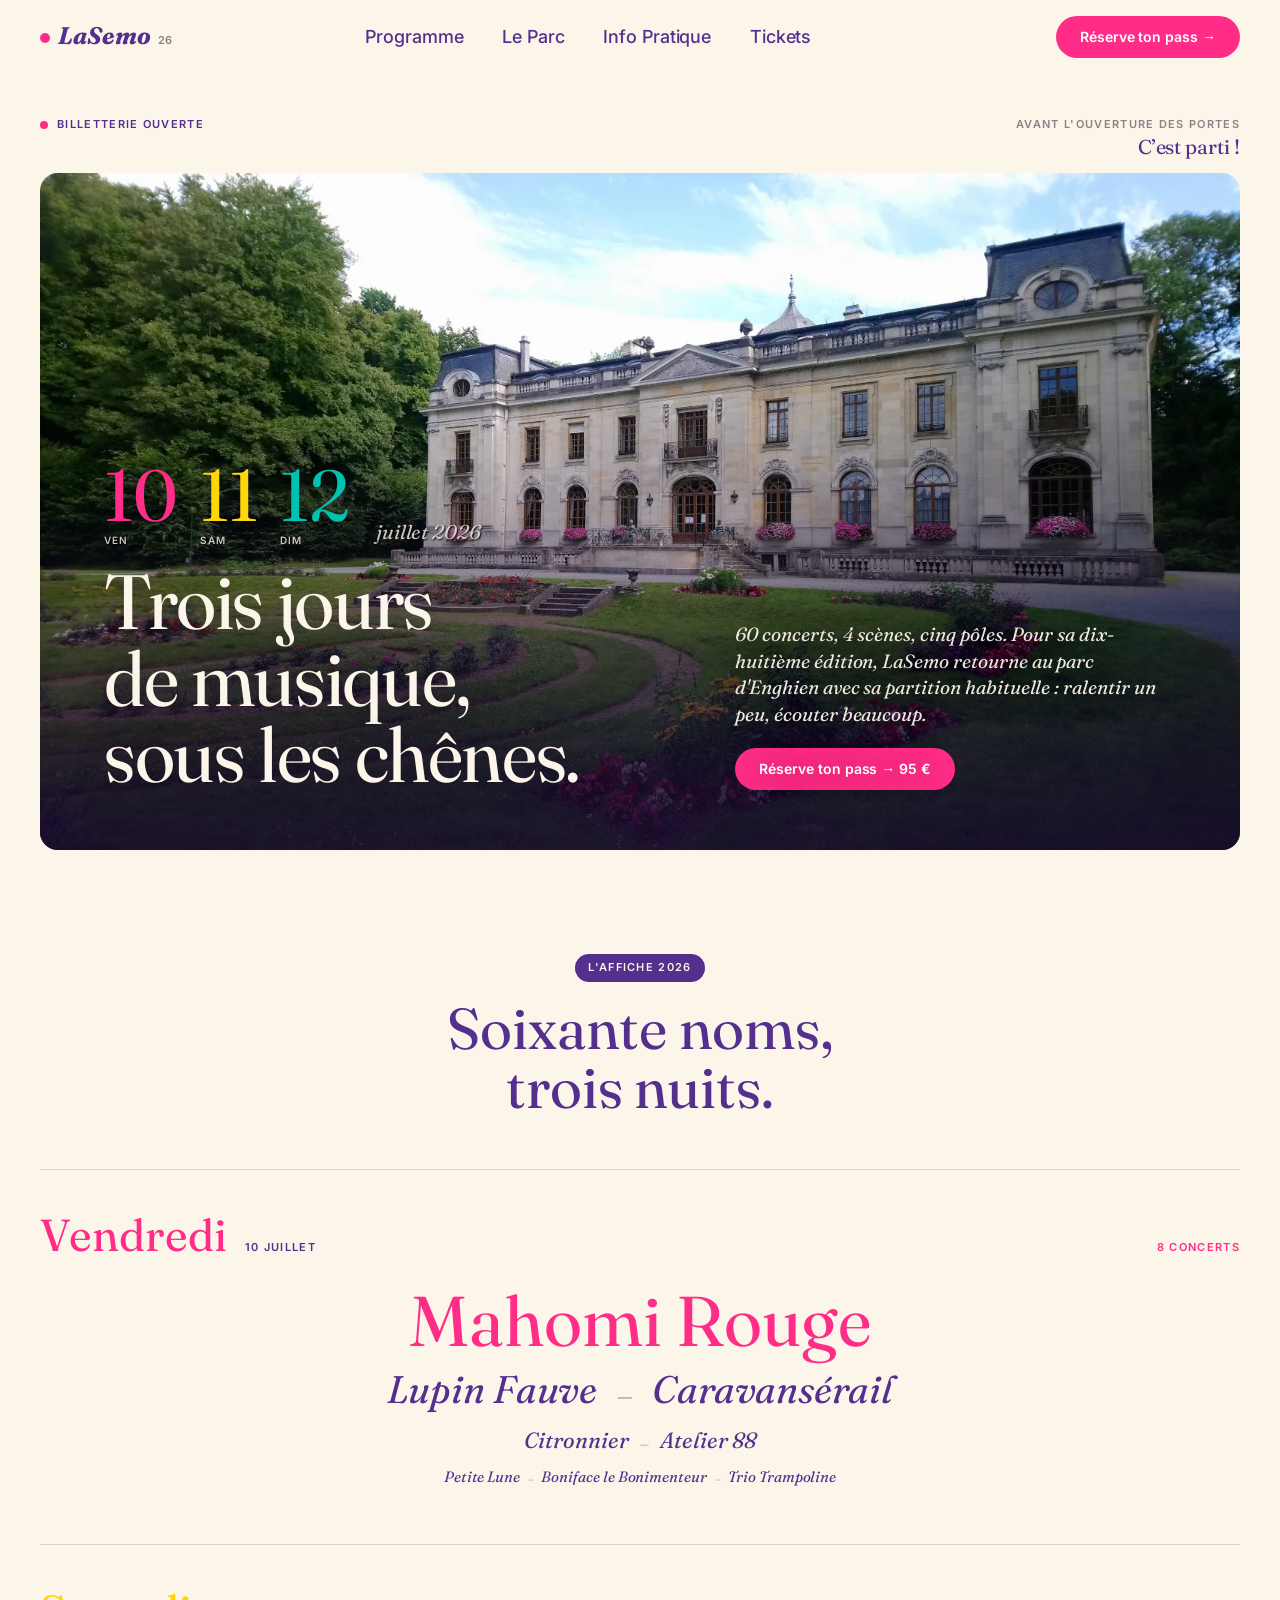
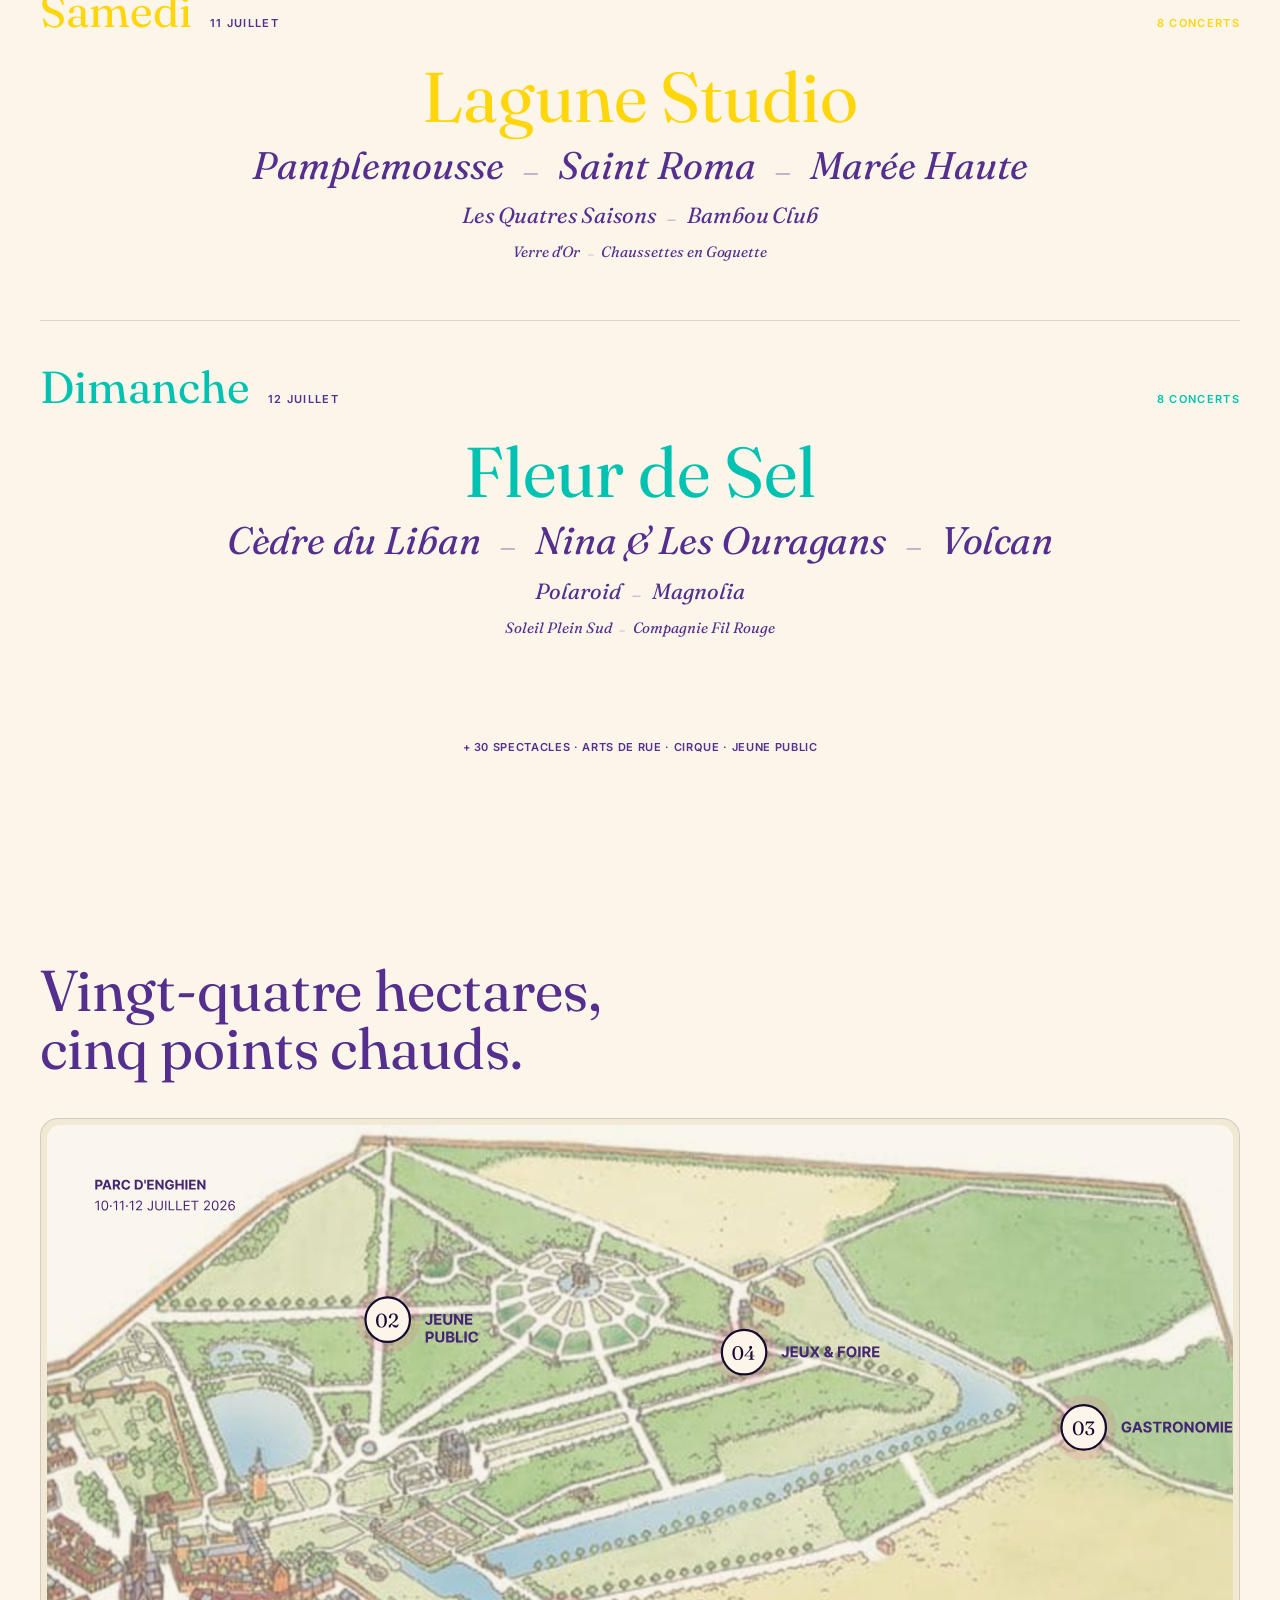
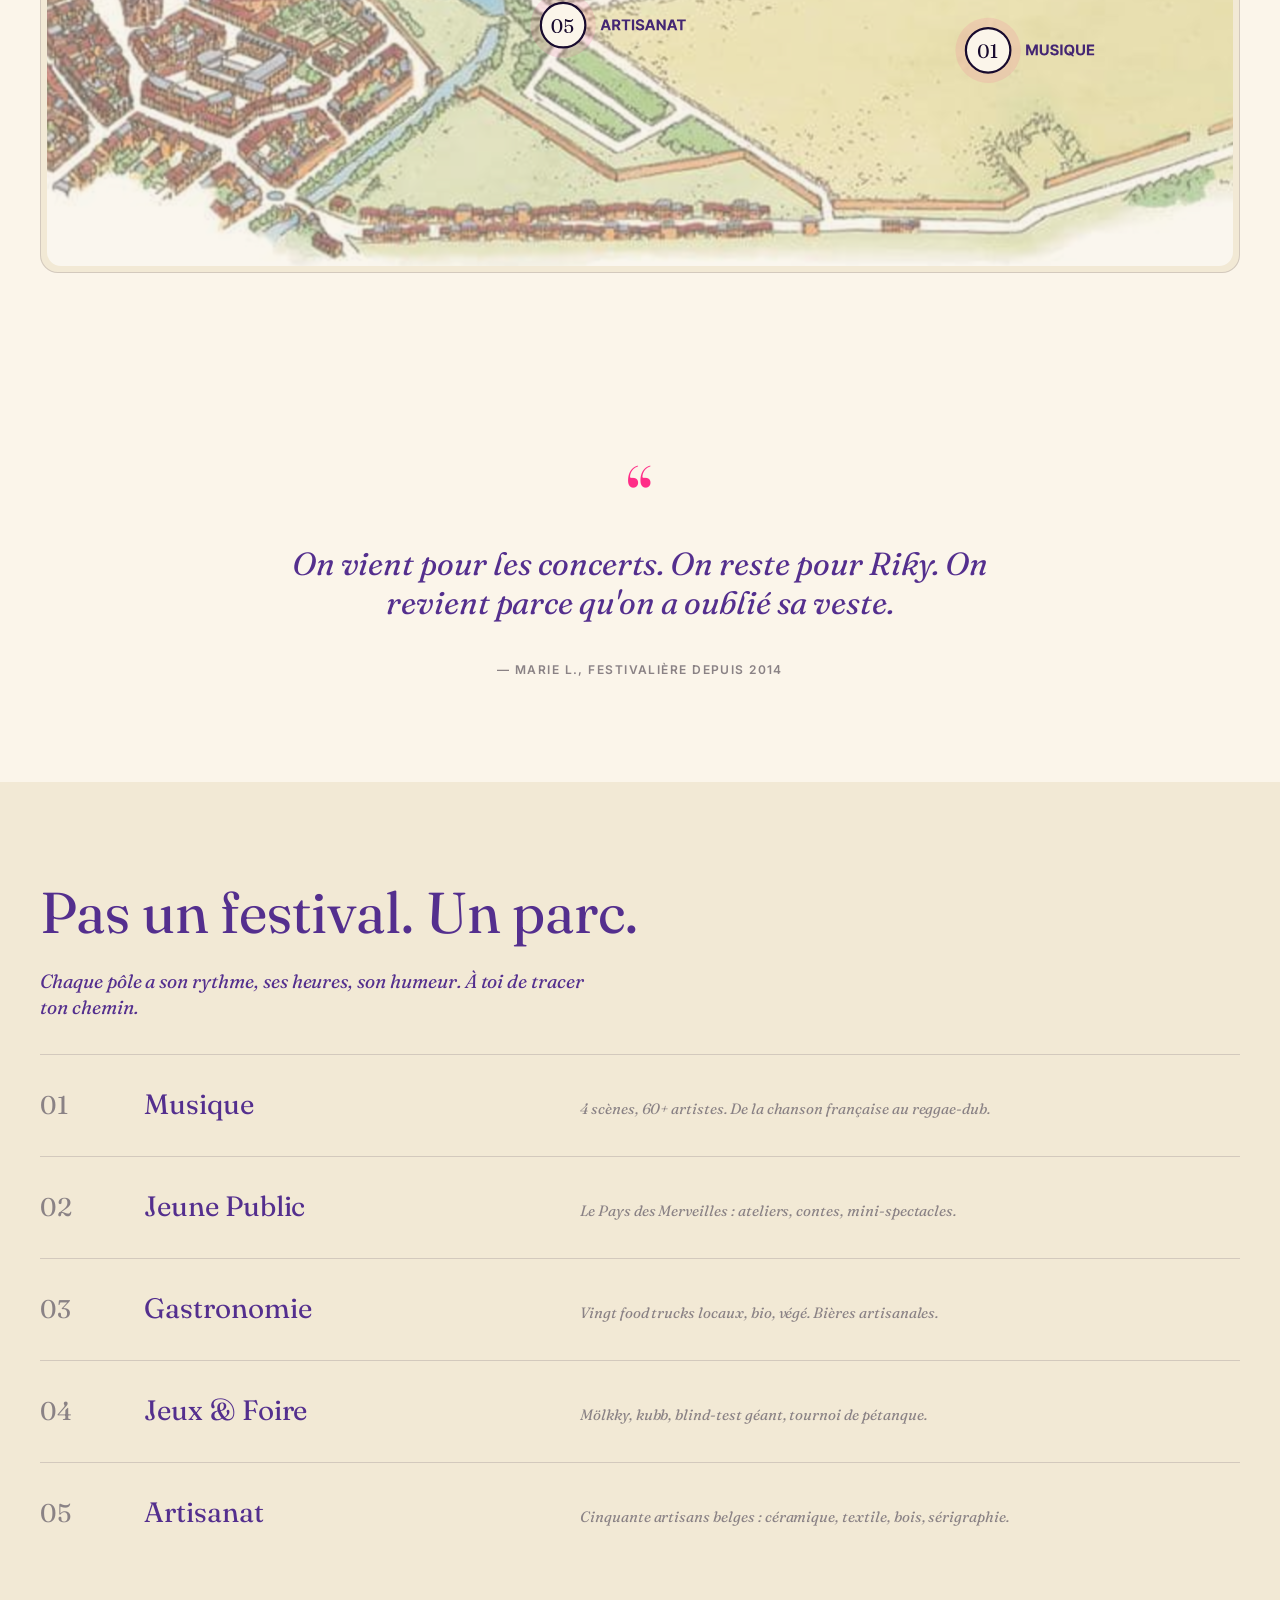
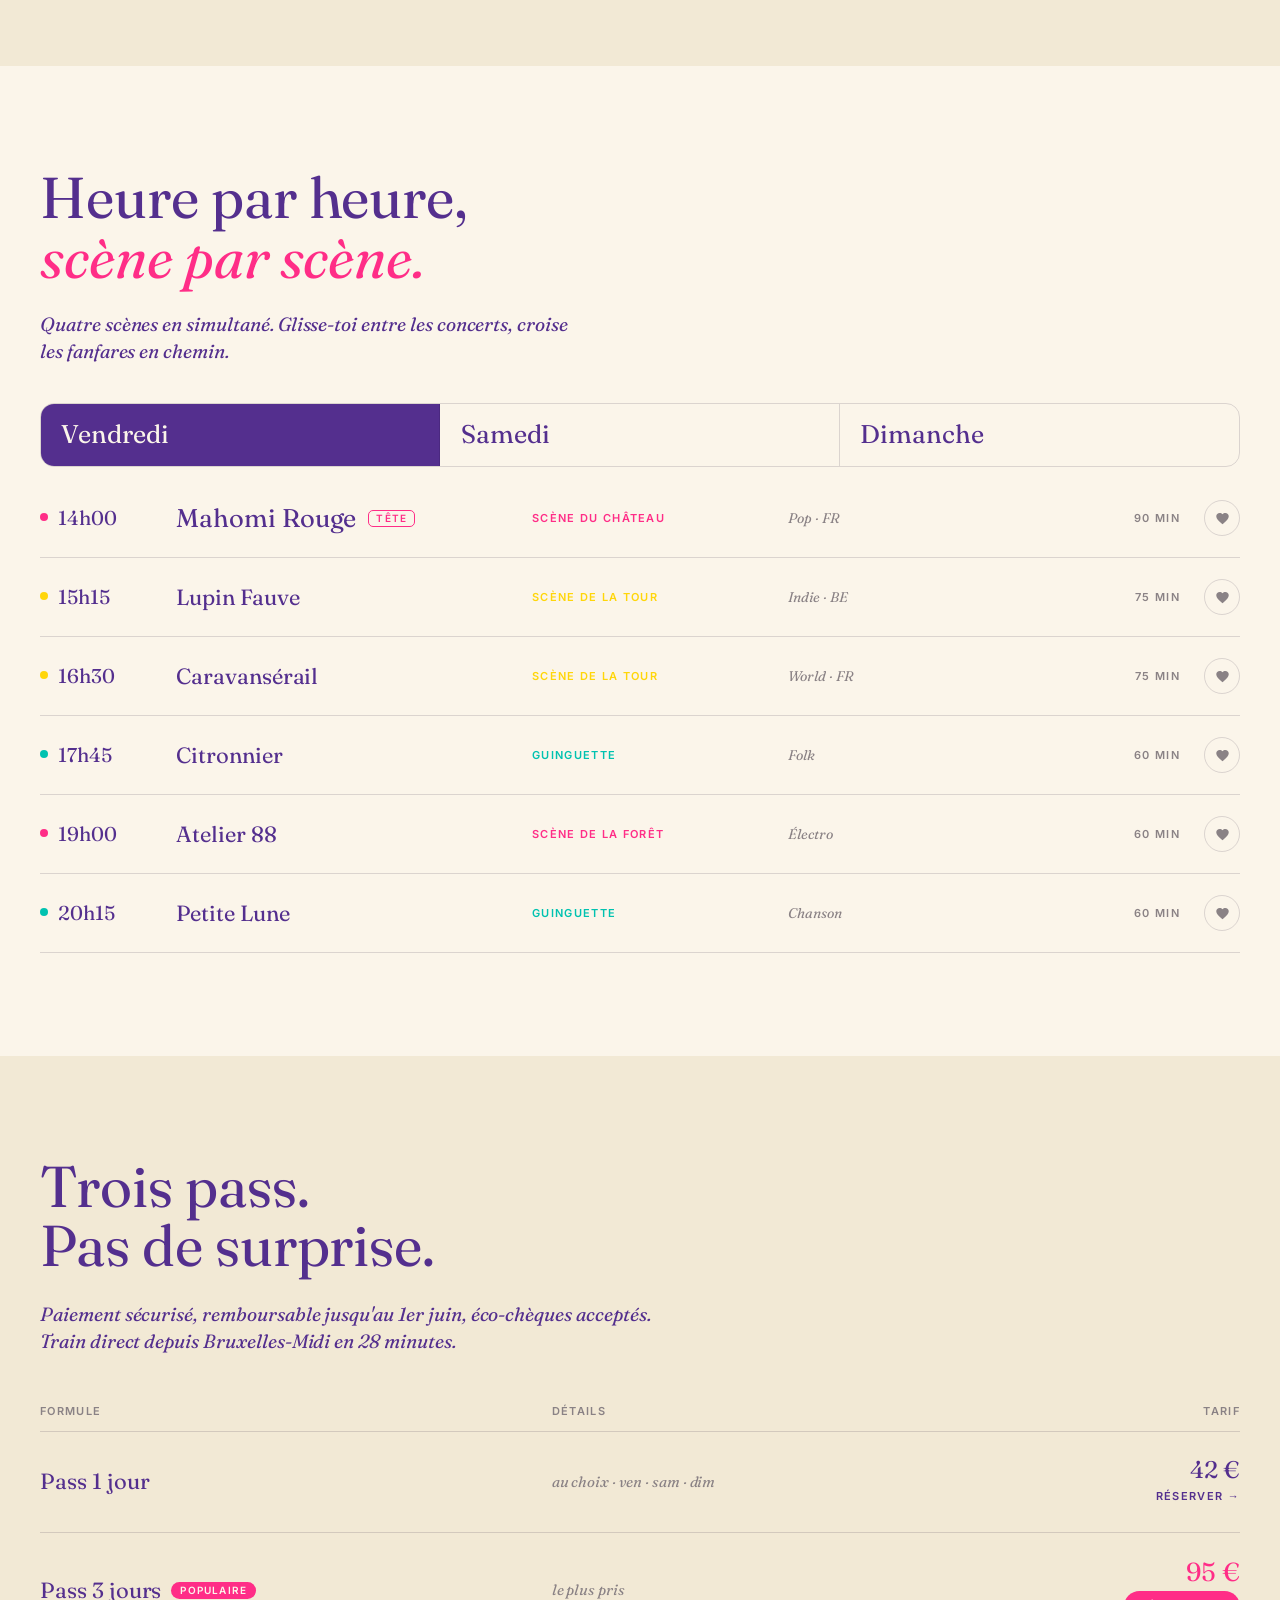
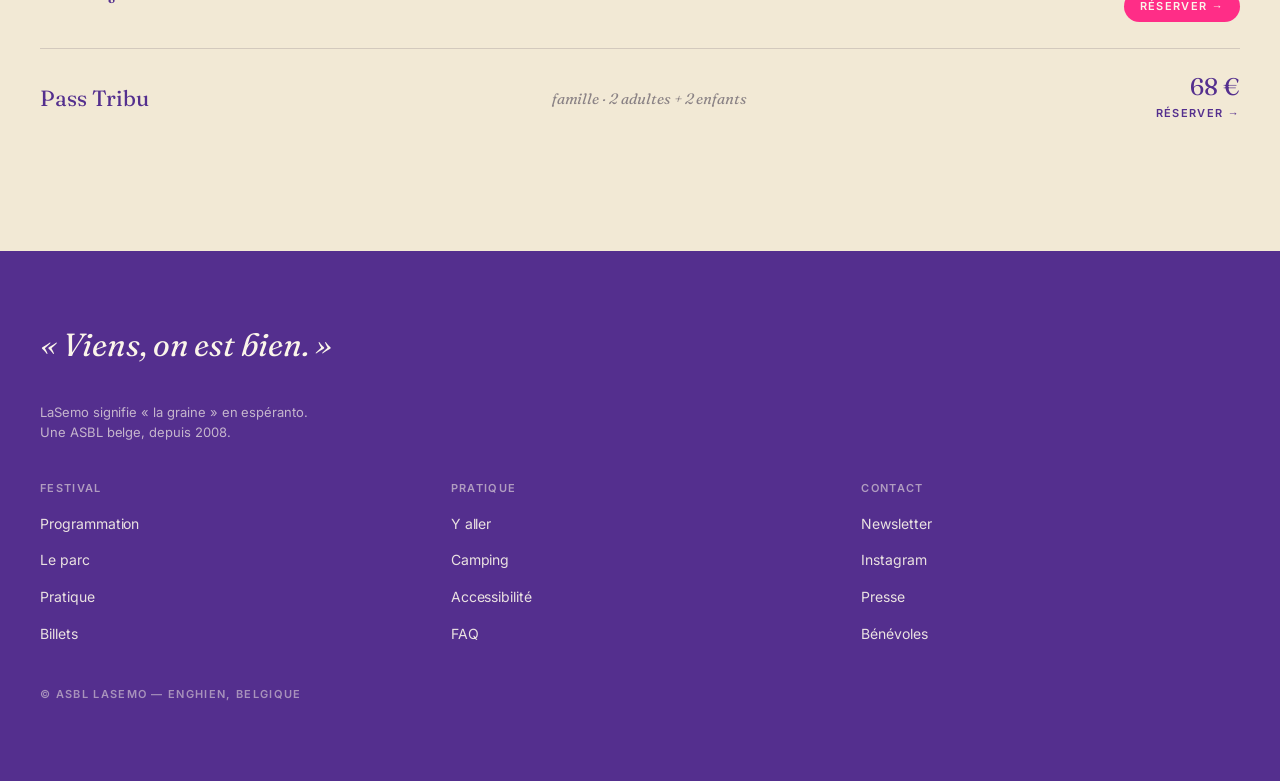
<file: index.html>
<!doctype html>
<html lang="fr">
<head>
  <meta charset="utf-8">
  <meta name="viewport" content="width=device-width, initial-scale=1">

  <title>LaSemo 2026 — Trois jours de musique, sous les chênes</title>
  <meta name="description" content="LaSemo, festival éco-responsable au parc d'Enghien. 60 concerts, 4 scènes, cinq pôles, les 10, 11 et 12 juillet 2026. Réserve ton pass.">
  <meta name="author" content="LaSemo ASBL">
  <meta name="theme-color" content="#542f8e">
  <link rel="canonical" href="https://ripu.be/">

  <link rel="icon" href="assets/icons/favicon.svg" type="image/svg+xml">
  <link rel="apple-touch-icon" sizes="180x180" href="assets/icons/apple-touch-icon.png">

  <meta property="og:type" content="website">
  <meta property="og:locale" content="fr_FR">
  <meta property="og:site_name" content="LaSemo">
  <meta property="og:title" content="LaSemo 2026 — Trois jours de musique, sous les chênes">
  <meta property="og:description" content="Festival éco-responsable au parc d'Enghien. 60 concerts, 4 scènes, les 10, 11 et 12 juillet 2026.">
  <meta property="og:url" content="https://ripu.be/">
  <meta property="og:image" content="https://ripu.be/assets/img/hero-chateau.jpg">
  <meta property="og:image:width" content="1840">
  <meta property="og:image:height" content="1039">

  <meta name="twitter:card" content="summary_large_image">
  <meta name="twitter:title" content="LaSemo 2026 — Trois jours de musique, sous les chênes">
  <meta name="twitter:description" content="Festival éco-responsable au parc d'Enghien, les 10, 11 et 12 juillet 2026.">
  <meta name="twitter:image" content="https://ripu.be/assets/img/hero-chateau.jpg">

  <link rel="preload" href="assets/fonts/fraunces-normal.woff2" as="font" type="font/woff2" crossorigin>
  <link rel="preload" href="assets/fonts/inter-normal.woff2" as="font" type="font/woff2" crossorigin>

  <link rel="stylesheet" href="css/style.css?v=1998">
  <script src="js/main.js?v=10" defer></script>
</head>

<body>
  <a class="skip-link" href="#main">Aller au contenu</a>

  <header class="site-header" id="top">
    <div class="site-header-inner">
      <a class="logo" href="index.html" aria-label="LaSemo — accueil">
        <span class="logo-dot" aria-hidden="true"></span>
        <span class="logo-name">LaSemo</span>
        <span class="logo-year">26</span>
      </a>

      <nav class="nav" aria-label="Navigation principale">
        <button class="nav-toggle" aria-expanded="false" aria-controls="nav-menu" aria-label="Ouvrir le menu">
          <span class="bar" aria-hidden="true"></span>
          <span class="bar" aria-hidden="true"></span>
          <span class="bar" aria-hidden="true"></span>
        </button>
        <ul class="nav-list" id="nav-menu">
          <li><a href="index.html#programme">Programme</a></li>
          <li><a href="index.html#parc">Le Parc</a></li>
          <li><a href="index.html#infos">Info Pratique</a></li>
          <li><a href="tickets.html">Tickets</a></li>
        </ul>
      </nav>

      <a class="btn btn-pill site-header-cta" href="tickets.html">Réserve ton pass&nbsp;→</a>
    </div>
  </header>

  <main id="main">

    <section class="hero" aria-labelledby="hero-title">
      <div class="hero-topbar">
        <p class="hero-status"><span class="dot" aria-hidden="true"></span> Billetterie ouverte</p>
        <div class="hero-countdown">
          <span class="hero-countdown-label">Avant l'ouverture des portes</span>
          <span class="hero-countdown-value" data-countdown="2026-07-10T17:00:00">J&nbsp;–&nbsp;…</span>
        </div>
      </div>

      <figure class="hero-media">
        <img class="hero-img" src="assets/img/hero-chateau.webp" width="1840" height="1039"
             alt="Le grand pré du parc d'Enghien, un dimanche soir. Édition 2025." fetchpriority="high">

        <div class="hero-overlay">
          <div class="hero-headline">
            <p class="hero-dates">
              <span class="hero-date"><span class="hero-day hero-day-pink">10</span><span class="hero-dow">Ven</span></span>
              <span class="hero-date"><span class="hero-day hero-day-yellow">11</span><span class="hero-dow">Sam</span></span>
              <span class="hero-date"><span class="hero-day hero-day-teal">12</span><span class="hero-dow">Dim</span></span>
              <span class="hero-month">juillet 2026</span>
            </p>
            <h1 class="hero-title" id="hero-title">Trois jours<br>de musique,<br>sous les chênes.</h1>
          </div>

          <div class="hero-aside">
            <p class="hero-lead">60 concerts, 4 scènes, cinq pôles. Pour sa dix-huitième édition, LaSemo retourne au parc d'Enghien avec sa partition habituelle&nbsp;: ralentir un peu, écouter beaucoup.</p>
            <a class="btn btn-pill" href="tickets.html">Réserve ton pass&nbsp;→ 95&nbsp;€</a>
          </div>
        </div>
      </figure>
    </section>

    <section class="section lineup" id="lineup" aria-labelledby="lineup-title">
      <div class="wrap">
        <header class="lineup-head">
          <span class="lineup-tag">L'affiche 2026</span>
          <h2 class="lineup-title" id="lineup-title">Soixante noms,<br>trois nuits.</h2>
        </header>

        <ul class="lineup-days">
          <li class="day day-fri">
            <div class="day-head">
              <h3 class="day-name">Vendredi</h3>
              <span class="day-date">10 juillet</span>
              <span class="day-count">8 concerts</span>
            </div>
            <p class="day-headliner">Mahomi Rouge</p>
            <p class="day-tier day-tier-2"><span>Lupin Fauve</span><span class="day-sep">—</span><span>Caravansérail</span></p>
            <p class="day-tier day-tier-3"><span>Citronnier</span><span class="day-sep">—</span><span>Atelier 88</span></p>
            <p class="day-tier day-tier-4"><span>Petite Lune</span><span class="day-sep">—</span><span>Boniface le Bonimenteur</span><span class="day-sep">—</span><span>Trio Trampoline</span></p>
          </li>

          <li class="day day-sat">
            <div class="day-head">
              <h3 class="day-name">Samedi</h3>
              <span class="day-date">11 juillet</span>
              <span class="day-count">8 concerts</span>
            </div>
            <p class="day-headliner">Lagune Studio</p>
            <p class="day-tier day-tier-2"><span>Pamplemousse</span><span class="day-sep">—</span><span>Saint Roma</span><span class="day-sep">—</span><span>Marée Haute</span></p>
            <p class="day-tier day-tier-3"><span>Les Quatres Saisons</span><span class="day-sep">—</span><span>Bambou Club</span></p>
            <p class="day-tier day-tier-4"><span>Verre d'Or</span><span class="day-sep">—</span><span>Chaussettes en Goguette</span></p>
          </li>

          <li class="day day-sun">
            <div class="day-head">
              <h3 class="day-name">Dimanche</h3>
              <span class="day-date">12 juillet</span>
              <span class="day-count">8 concerts</span>
            </div>
            <p class="day-headliner">Fleur de Sel</p>
            <p class="day-tier day-tier-2"><span>Cèdre du Liban</span><span class="day-sep">—</span><span>Nina &amp; Les Ouragans</span><span class="day-sep">—</span><span>Volcan</span></p>
            <p class="day-tier day-tier-3"><span>Polaroid</span><span class="day-sep">—</span><span>Magnolia</span></p>
            <p class="day-tier day-tier-4"><span>Soleil Plein Sud</span><span class="day-sep">—</span><span>Compagnie Fil Rouge</span></p>
          </li>
        </ul>

        <p class="lineup-more">+ 30 spectacles · Arts de rue · Cirque · Jeune public</p>
      </div>
    </section>
    <section class="section parc" id="parc" aria-labelledby="parc-title">
      <div class="wrap">
        <header class="parc-head">
          <h2 class="parc-title" id="parc-title">Vingt-quatre hectares,<br>cinq points chauds.</h2>
        </header>
        <figure class="parc-map">
          <img src="assets/img/parc-map.svg" width="1276" height="798" loading="lazy"
               alt="Plan illustré du parc d'Enghien et des cinq pôles du festival LaSemo.">
        </figure>
      </div>
    </section>

    <section class="section quote" aria-label="Témoignage">
      <figure class="quote-inner">
        <span class="quote-mark" aria-hidden="true">“</span>
        <blockquote class="quote-text">On vient pour les concerts. On reste pour Riky. On revient parce qu'on a oublié sa veste.</blockquote>
        <figcaption class="quote-cite">— Marie&nbsp;L., festivalière depuis 2014</figcaption>
      </figure>
    </section>
    <section class="section poles" id="poles" aria-labelledby="poles-title">
      <div class="wrap">
        <header class="poles-head">
          <h2 class="poles-title" id="poles-title">Pas un festival. Un parc.</h2>
          <p class="poles-intro">Chaque pôle a son rythme, ses heures, son humeur. À toi de tracer ton chemin.</p>
        </header>
        <ol class="poles-list">
          <li class="pole">
            <span class="pole-num">01</span>
            <h3 class="pole-name">Musique</h3>
            <p class="pole-desc">4 scènes, 60+ artistes. De la chanson française au reggae-dub.</p>
          </li>
          <li class="pole">
            <span class="pole-num">02</span>
            <h3 class="pole-name">Jeune Public</h3>
            <p class="pole-desc">Le Pays des Merveilles : ateliers, contes, mini-spectacles.</p>
          </li>
          <li class="pole">
            <span class="pole-num">03</span>
            <h3 class="pole-name">Gastronomie</h3>
            <p class="pole-desc">Vingt food trucks locaux, bio, végé. Bières artisanales.</p>
          </li>
          <li class="pole">
            <span class="pole-num">04</span>
            <h3 class="pole-name">Jeux &amp; Foire</h3>
            <p class="pole-desc">Mölkky, kubb, blind-test géant, tournoi de pétanque.</p>
          </li>
          <li class="pole">
            <span class="pole-num">05</span>
            <h3 class="pole-name">Artisanat</h3>
            <p class="pole-desc">Cinquante artisans belges : céramique, textile, bois, sérigraphie.</p>
          </li>
        </ol>
      </div>
    </section>
    <section class="section sched" id="programme" aria-labelledby="sched-title">
      <div class="wrap">
        <header class="sched-head">
          <h2 class="sched-title" id="sched-title">Heure par heure,<br><em class="ink-pink">scène par scène.</em></h2>
          <p class="sched-intro">Quatre scènes en simultané. Glisse-toi entre les concerts, croise les fanfares en chemin.</p>
        </header>

        <input class="sched-radio" type="radio" name="sched-day" id="sd-ven" checked>
        <input class="sched-radio" type="radio" name="sched-day" id="sd-sam">
        <input class="sched-radio" type="radio" name="sched-day" id="sd-dim">

        <div class="sched-tabs" role="tablist">
          <label class="sched-tab sched-tab-ven" for="sd-ven">
            <span class="sched-tab-day">Vendredi</span>
            
          </label>
          <label class="sched-tab sched-tab-sam" for="sd-sam">
            <span class="sched-tab-day">Samedi</span>
          
          </label>
          <label class="sched-tab sched-tab-dim" for="sd-dim">
            <span class="sched-tab-day">Dimanche</span>
            
          </label>
        </div>

        <div class="sched-panels">
          <ul class="sched-panel" id="panel-ven">
            <li class="slot slot-head slot-chateau"><span class="slot-time">14h00</span><a class="slot-act" href="artiste.html">Mahomi Rouge <span class="slot-tete">Tête</span></a><span class="slot-stage">Scène du Château</span><span class="slot-genre">Pop · FR</span><span class="slot-dur">90 min</span><button class="slot-fav" type="button" aria-label="Ajouter aux favoris"></button></li>
            <li class="slot slot-tour"><span class="slot-time">15h15</span><a class="slot-act" href="artiste.html">Lupin Fauve</a><span class="slot-stage">Scène de la Tour</span><span class="slot-genre">Indie · BE</span><span class="slot-dur">75 min</span><button class="slot-fav" type="button" aria-label="Ajouter aux favoris"></button></li>
            <li class="slot slot-tour"><span class="slot-time">16h30</span><a class="slot-act" href="artiste.html">Caravansérail</a><span class="slot-stage">Scène de la Tour</span><span class="slot-genre">World · FR</span><span class="slot-dur">75 min</span><button class="slot-fav" type="button" aria-label="Ajouter aux favoris"></button></li>
            <li class="slot slot-guinguette"><span class="slot-time">17h45</span><a class="slot-act" href="artiste.html">Citronnier</a><span class="slot-stage">Guinguette</span><span class="slot-genre">Folk</span><span class="slot-dur">60 min</span><button class="slot-fav" type="button" aria-label="Ajouter aux favoris"></button></li>
            <li class="slot slot-foret"><span class="slot-time">19h00</span><a class="slot-act" href="artiste.html">Atelier 88</a><span class="slot-stage">Scène de la Forêt</span><span class="slot-genre">Électro</span><span class="slot-dur">60 min</span><button class="slot-fav" type="button" aria-label="Ajouter aux favoris"></button></li>
            <li class="slot slot-guinguette"><span class="slot-time">20h15</span><a class="slot-act" href="artiste.html">Petite Lune</a><span class="slot-stage">Guinguette</span><span class="slot-genre">Chanson</span><span class="slot-dur">60 min</span><button class="slot-fav" type="button" aria-label="Ajouter aux favoris"></button></li>
          </ul>

          <ul class="sched-panel" id="panel-sam">
            <li class="slot slot-head slot-chateau"><span class="slot-time">14h00</span><a class="slot-act" href="artiste.html">Lagune Studio <span class="slot-tete">Tête</span></a><span class="slot-stage">Scène du Château</span><span class="slot-genre">Électro-pop · BE</span><span class="slot-dur">90 min</span><button class="slot-fav" type="button" aria-label="Ajouter aux favoris"></button></li>
            <li class="slot slot-tour"><span class="slot-time">15h15</span><a class="slot-act" href="artiste.html">Pamplemousse</a><span class="slot-stage">Scène de la Tour</span><span class="slot-genre">Funk · FR</span><span class="slot-dur">75 min</span><button class="slot-fav" type="button" aria-label="Ajouter aux favoris"></button></li>
            <li class="slot slot-tour"><span class="slot-time">16h30</span><a class="slot-act" href="artiste.html">Saint Roma</a><span class="slot-stage">Scène de la Tour</span><span class="slot-genre">Soul · IT</span><span class="slot-dur">75 min</span><button class="slot-fav" type="button" aria-label="Ajouter aux favoris"></button></li>
            <li class="slot slot-guinguette"><span class="slot-time">17h45</span><a class="slot-act" href="artiste.html">Marée Haute</a><span class="slot-stage">Guinguette</span><span class="slot-genre">Reggae</span><span class="slot-dur">60 min</span><button class="slot-fav" type="button" aria-label="Ajouter aux favoris"></button></li>
            <li class="slot slot-foret"><span class="slot-time">19h00</span><a class="slot-act" href="artiste.html">Les Quatres Saisons</a><span class="slot-stage">Scène de la Forêt</span><span class="slot-genre">House</span><span class="slot-dur">60 min</span><button class="slot-fav" type="button" aria-label="Ajouter aux favoris"></button></li>
            <li class="slot slot-guinguette"><span class="slot-time">20h15</span><a class="slot-act" href="artiste.html">Bambou Club</a><span class="slot-stage">Guinguette</span><span class="slot-genre">Jazz</span><span class="slot-dur">60 min</span><button class="slot-fav" type="button" aria-label="Ajouter aux favoris"></button></li>
          </ul>

          <ul class="sched-panel" id="panel-dim">
            <li class="slot slot-head slot-chateau"><span class="slot-time">14h00</span><a class="slot-act" href="artiste.html">Fleur de Sel <span class="slot-tete">Tête</span></a><span class="slot-stage">Scène du Château</span><span class="slot-genre">Chanson · FR</span><span class="slot-dur">90 min</span><button class="slot-fav" type="button" aria-label="Ajouter aux favoris"></button></li>
            <li class="slot slot-tour"><span class="slot-time">15h15</span><a class="slot-act" href="artiste.html">Cèdre du Liban</a><span class="slot-stage">Scène de la Tour</span><span class="slot-genre">World · LB</span><span class="slot-dur">75 min</span><button class="slot-fav" type="button" aria-label="Ajouter aux favoris"></button></li>
            <li class="slot slot-tour"><span class="slot-time">16h30</span><a class="slot-act" href="artiste.html">Nina &amp; Les Ouragans</a><span class="slot-stage">Scène de la Tour</span><span class="slot-genre">Rock · BE</span><span class="slot-dur">75 min</span><button class="slot-fav" type="button" aria-label="Ajouter aux favoris"></button></li>
            <li class="slot slot-guinguette"><span class="slot-time">17h45</span><a class="slot-act" href="artiste.html">Volcan</a><span class="slot-stage">Guinguette</span><span class="slot-genre">Post-rock</span><span class="slot-dur">60 min</span><button class="slot-fav" type="button" aria-label="Ajouter aux favoris"></button></li>
            <li class="slot slot-foret"><span class="slot-time">19h00</span><a class="slot-act" href="artiste.html">Polaroid</a><span class="slot-stage">Scène de la Forêt</span><span class="slot-genre">Synth-pop</span><span class="slot-dur">60 min</span><button class="slot-fav" type="button" aria-label="Ajouter aux favoris"></button></li>
            <li class="slot slot-guinguette"><span class="slot-time">20h15</span><a class="slot-act" href="artiste.html">Magnolia</a><span class="slot-stage">Guinguette</span><span class="slot-genre">Folk</span><span class="slot-dur">60 min</span><button class="slot-fav" type="button" aria-label="Ajouter aux favoris"></button></li>
          </ul>
        </div>
      </div>
    </section>
    <section class="section practical" id="infos" aria-labelledby="practical-title">
      <div class="wrap">
        <header class="practical-head">
          <h2 class="practical-title" id="practical-title">Trois pass.<br>Pas de surprise.</h2>
          <p class="practical-intro">Paiement sécurisé, remboursable jusqu'au 1er juin, éco-chèques acceptés. Train direct depuis Bruxelles-Midi en 28 minutes.</p>
        </header>

        <div class="pass">
          <div class="pass-row pass-row-head" aria-hidden="true">
            <span>Formule</span><span>Détails</span><span>Tarif</span>
          </div>

          <div class="pass-row">
            <h3 class="pass-name">Pass 1 jour</h3>
            <p class="pass-detail">au choix · ven · sam · dim</p>
            <div class="pass-tarif">
              <p class="pass-price">42&nbsp;€</p>
              <a class="pass-cta" href="tickets.html">Réserver&nbsp;→</a>
            </div>
          </div>

          <div class="pass-row pass-row-featured">
            <h3 class="pass-name">Pass 3 jours <span class="pass-badge">Populaire</span></h3>
            <p class="pass-detail">le plus pris</p>
            <div class="pass-tarif">
              <p class="pass-price">95&nbsp;€</p>
              <a class="pass-cta pass-cta-btn" href="tickets.html">Réserver&nbsp;→</a>
            </div>
          </div>

          <div class="pass-row">
            <h3 class="pass-name">Pass Tribu</h3>
            <p class="pass-detail">famille · 2 adultes + 2 enfants</p>
            <div class="pass-tarif">
              <p class="pass-price">68&nbsp;€</p>
              <a class="pass-cta" href="tickets.html">Réserver&nbsp;→</a>
            </div>
          </div>
        </div>
      </div>
    </section>

  </main>

  <footer class="site-footer">
    <div class="site-footer-inner">
      <p class="site-footer-brand"><em>« Viens, on est bien. »</em></p>
      <p class="site-footer-about">LaSemo signifie « la graine » en espéranto. Une ASBL belge, depuis 2008.</p>
      <nav class="site-footer-cols" aria-label="Liens de pied de page">
        <div class="site-footer-col">
          <h2>Festival</h2>
          <ul>
            <li><a href="index.html#programme">Programmation</a></li>
            <li><a href="index.html#parc">Le parc</a></li>
            <li><a href="index.html#infos">Pratique</a></li>
            <li><a href="tickets.html">Billets</a></li>
          </ul>
        </div>
        <div class="site-footer-col">
          <h2>Pratique</h2>
          <ul>
            <li><a href="index.html#infos">Y aller</a></li>
            <li><a href="index.html#infos">Camping</a></li>
            <li><a href="index.html#infos">Accessibilité</a></li>
            <li><a href="index.html#infos">FAQ</a></li>
          </ul>
        </div>
        <div class="site-footer-col">
          <h2>Contact</h2>
          <ul>
            <li><a href="#">Newsletter</a></li>
            <li><a href="#">Instagram</a></li>
            <li><a href="#">Presse</a></li>
            <li><a href="#">Bénévoles</a></li>
          </ul>
        </div>
      </nav>
      <p class="site-footer-legal">© ASBL LaSemo — Enghien, Belgique</p>
    </div>
  </footer>

</body>
</html>
</file>
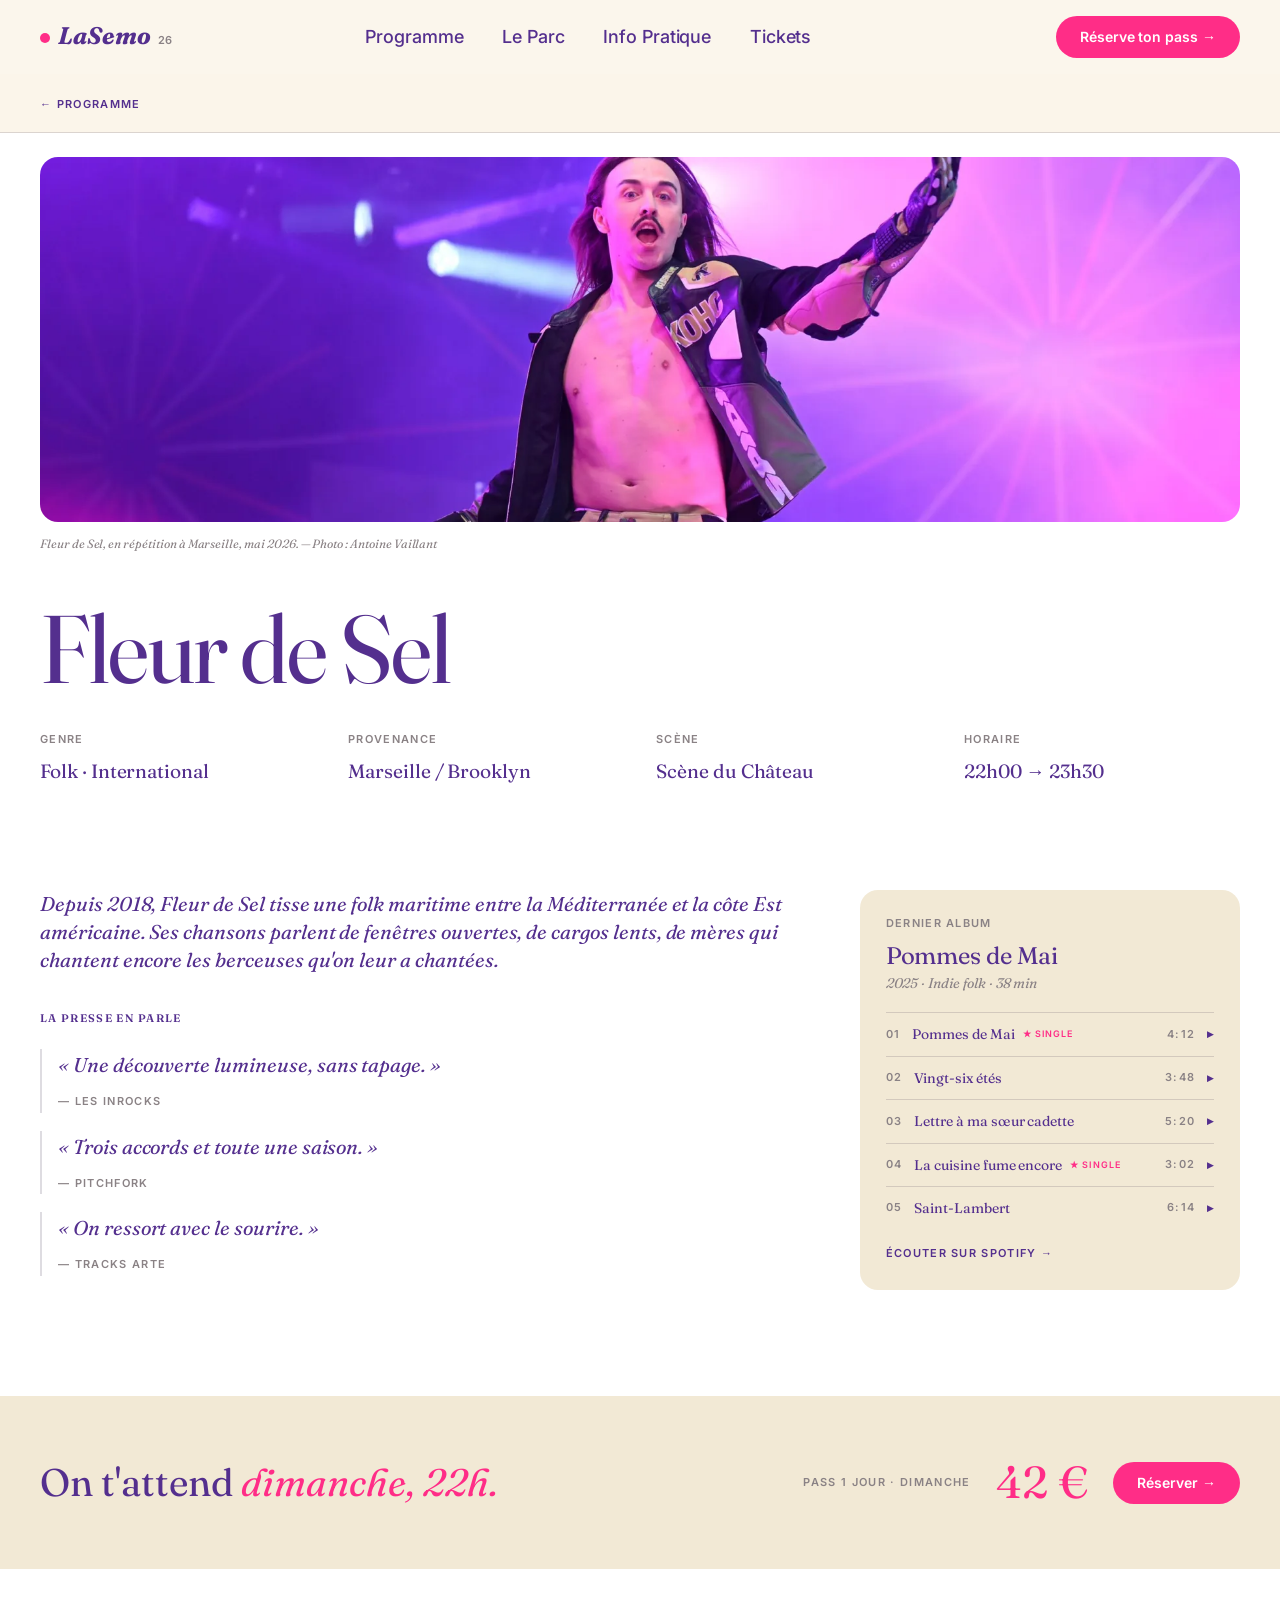
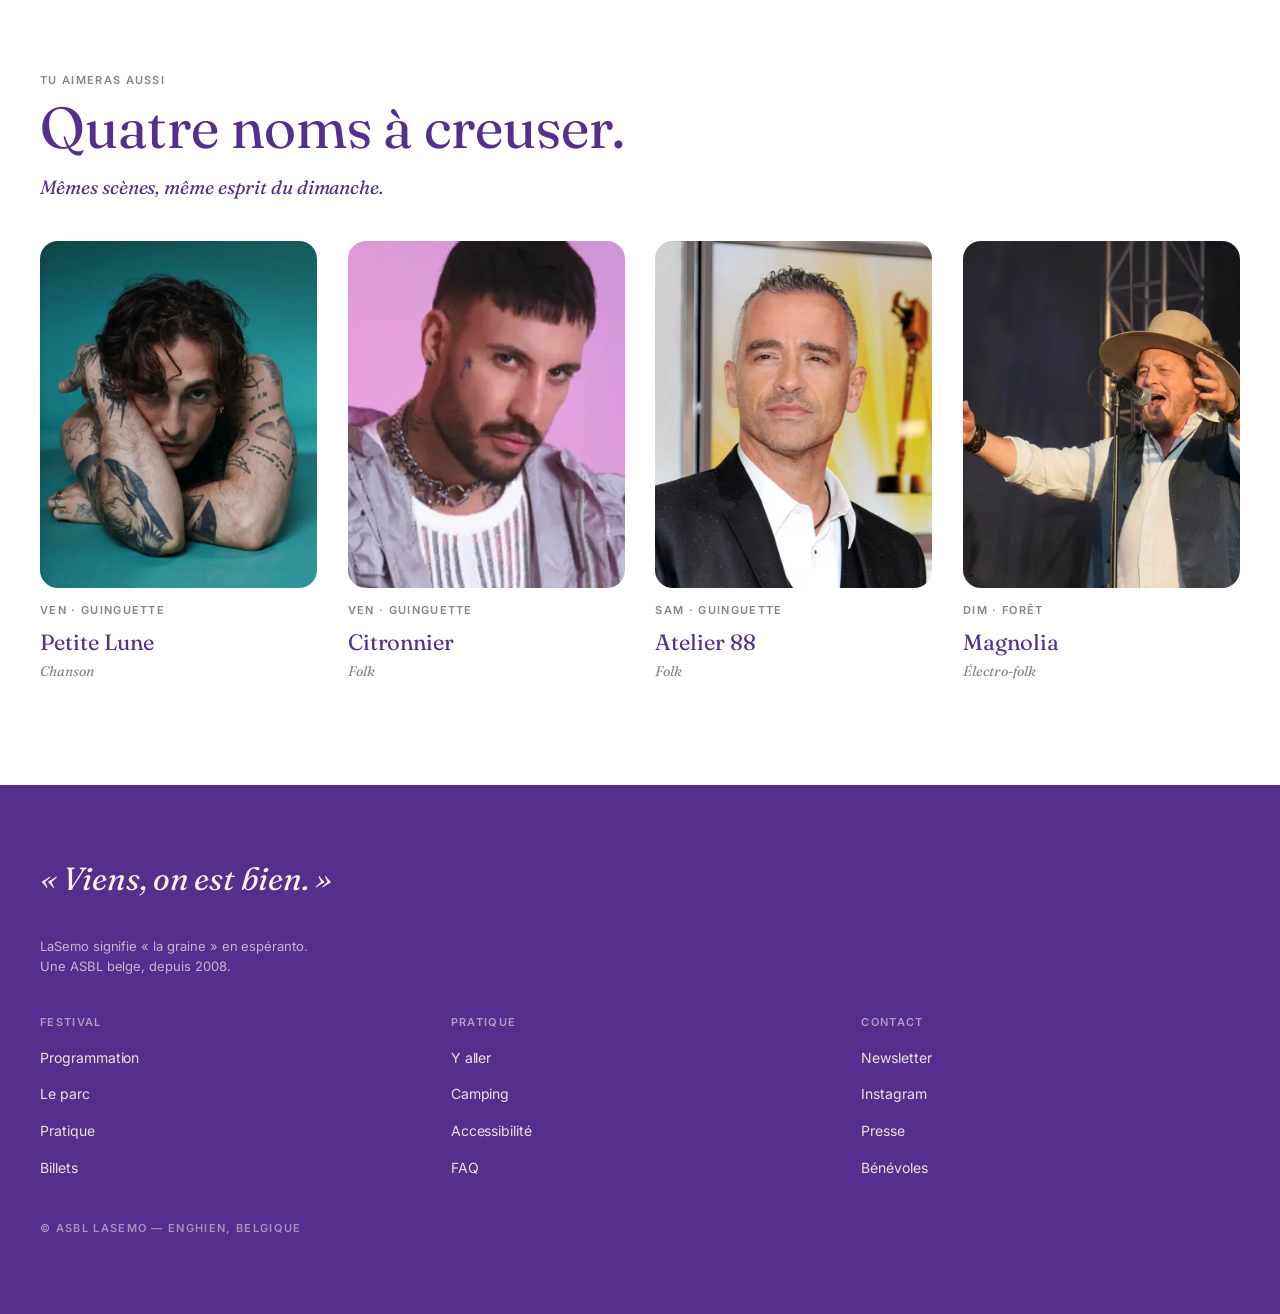
<file: artiste.html>
<!doctype html>
<html lang="fr">
<head>
  <meta charset="utf-8">
  <meta name="viewport" content="width=device-width, initial-scale=1">

  <title>Fleur de Sel — LaSemo 2026</title>
  <meta name="description" content="Fleur de Sel, folk maritime entre Méditerranée et côte Est. En concert le dimanche 12 juillet à 22h, Scène du Château. LaSemo 2026.">
  <meta name="author" content="LaSemo ASBL">
  <meta name="theme-color" content="#542f8e">
  <link rel="canonical" href="https://ripu.be/artiste.html">

  <link rel="icon" href="assets/icons/favicon.svg" type="image/svg+xml">
  <link rel="apple-touch-icon" sizes="180x180" href="assets/icons/apple-touch-icon.png">

  <meta property="og:type" content="article">
  <meta property="og:locale" content="fr_FR">
  <meta property="og:site_name" content="LaSemo">
  <meta property="og:title" content="Fleur de Sel — LaSemo 2026">
  <meta property="og:description" content="Folk maritime entre Méditerranée et côte Est. Dimanche 12 juillet, 22h, Scène du Château.">
  <meta property="og:url" content="https://ripu.be/artiste.html">
  <meta property="og:image" content="https://ripu.be/assets/img/artiste-hero.jpg">

  <link rel="preload" href="assets/fonts/fraunces-normal.woff2" as="font" type="font/woff2" crossorigin>
  <link rel="preload" href="assets/fonts/inter-normal.woff2" as="font" type="font/woff2" crossorigin>
  <link rel="stylesheet" href="css/style.css?v=1998">
  <script src="js/main.js?v=10" defer></script>
</head>

<body class="page-light">
  <a class="skip-link" href="#main">Aller au contenu</a>

  <header class="site-header" id="top">
    <div class="site-header-inner">
      <a class="logo" href="index.html" aria-label="LaSemo — accueil">
        <span class="logo-dot" aria-hidden="true"></span>
        <span class="logo-name">LaSemo</span>
        <span class="logo-year">26</span>
      </a>
      <nav class="nav" aria-label="Navigation principale">
        <button class="nav-toggle" aria-expanded="false" aria-controls="nav-menu" aria-label="Ouvrir le menu">
          <span class="bar" aria-hidden="true"></span>
          <span class="bar" aria-hidden="true"></span>
          <span class="bar" aria-hidden="true"></span>
        </button>
        <ul class="nav-list" id="nav-menu">
          <li><a href="index.html#programme">Programme</a></li>
          <li><a href="index.html#parc">Le Parc</a></li>
          <li><a href="index.html#infos">Info Pratique</a></li>
          <li><a href="tickets.html">Tickets</a></li>
        </ul>
      </nav>
      <a class="btn btn-pill site-header-cta" href="tickets.html">Réserve ton pass&nbsp;→</a>
    </div>
  </header>

  <main id="main">
    <div class="subbar">
      <div class="wrap"><a class="subbar-back" href="index.html#programme">← Programme</a></div>
    </div>

    <section class="ar-hero" aria-labelledby="ar-title">
      <figure class="ar-hero-media wrap-wide">
        <img src="assets/img/artiste-hero.webp" width="2429" height="1366" fetchpriority="high"
             alt="Fleur de Sel sur scène, lumières violettes.">
        <figcaption class="ar-hero-caption">Fleur de Sel, en répétition à Marseille, mai 2026. — Photo : Antoine Vaillant</figcaption>
      </figure>
      <div class="wrap ar-hero-head">
        <h1 class="ar-hero-title" id="ar-title">Fleur de Sel</h1>
        <dl class="ar-meta">
          <div class="ar-meta-cell"><dt>Genre</dt><dd>Folk · International</dd></div>
          <div class="ar-meta-cell"><dt>Provenance</dt><dd>Marseille / Brooklyn</dd></div>
          <div class="ar-meta-cell"><dt>Scène</dt><dd>Scène du Château</dd></div>
          <div class="ar-meta-cell"><dt>Horaire</dt><dd>22h00 → 23h30</dd></div>
        </dl>
      </div>
    </section>

    <section class="section ar-body">
      <div class="wrap ar-body-grid">
        <div class="ar-bio">
          <p class="ar-bio-lead">Depuis 2018, Fleur de Sel tisse une folk maritime entre la Méditerranée et la côte Est américaine. Ses chansons parlent de fenêtres ouvertes, de cargos lents, de mères qui chantent encore les berceuses qu'on leur a chantées.</p>

          <p class="eyebrow ar-bio-presskick">La presse en parle</p>
          <div class="ar-press">
            <blockquote><p>« Une découverte lumineuse, sans tapage. »</p><cite>— Les Inrocks</cite></blockquote>
            <blockquote><p>« Trois accords et toute une saison. »</p><cite>— Pitchfork</cite></blockquote>
            <blockquote><p>« On ressort avec le sourire. »</p><cite>— Tracks Arte</cite></blockquote>
          </div>
        </div>

        <aside class="ar-album">
          <p class="eyebrow">Dernier album</p>
          <h2 class="ar-album-title">Pommes de Mai</h2>
          <p class="ar-album-meta">2025 · Indie folk · 38 min</p>
          <ol class="tracklist">
            <li><span class="tracklist-n">01</span><span class="tracklist-t">Pommes de Mai <span class="tracklist-single">★ Single</span></span><span class="tracklist-d">4:12</span><span class="tracklist-play" aria-hidden="true">▶</span></li>
            <li><span class="tracklist-n">02</span><span class="tracklist-t">Vingt-six étés</span><span class="tracklist-d">3:48</span><span class="tracklist-play" aria-hidden="true">▶</span></li>
            <li><span class="tracklist-n">03</span><span class="tracklist-t">Lettre à ma sœur cadette</span><span class="tracklist-d">5:20</span><span class="tracklist-play" aria-hidden="true">▶</span></li>
            <li><span class="tracklist-n">04</span><span class="tracklist-t">La cuisine fume encore <span class="tracklist-single">★ Single</span></span><span class="tracklist-d">3:02</span><span class="tracklist-play" aria-hidden="true">▶</span></li>
            <li><span class="tracklist-n">05</span><span class="tracklist-t">Saint-Lambert</span><span class="tracklist-d">6:14</span><span class="tracklist-play" aria-hidden="true">▶</span></li>
          </ol>
          <a class="ar-album-link" href="#">Écouter sur Spotify&nbsp;→</a>
        </aside>
      </div>
    </section>

    <section class="ar-cta" aria-label="Réserver">
      <div class="wrap ar-cta-inner">
        <p class="ar-cta-title">On t'attend <em class="ink-pink">dimanche, 22h.</em></p>
        <div class="ar-cta-buy">
          <span class="ar-cta-label">Pass 1 jour · Dimanche</span>
          <span class="ar-cta-price">42&nbsp;€</span>
          <a class="btn" href="tickets.html">Réserver&nbsp;→</a>
        </div>
      </div>
    </section>

    <section class="section ar-more" aria-labelledby="ar-more-title">
      <div class="wrap">
        <header class="ar-more-head">
          <p class="eyebrow">Tu aimeras aussi</p>
          <h2 class="ar-more-title" id="ar-more-title">Quatre noms à creuser.</h2>
          <p class="ar-more-intro">Mêmes scènes, même esprit du dimanche.</p>
        </header>
        <ul class="cards">
          <li class="card"><a href="artiste.html"><span class="card-media"><img src="assets/img/artist-card-1.webp" width="302" height="378" loading="lazy" alt="Petite Lune"></span><span class="card-day">Ven · Guinguette</span><span class="card-name">Petite Lune</span><span class="card-genre">Chanson</span></a></li>
          <li class="card"><a href="artiste.html"><span class="card-media"><img src="assets/img/artist-card-2.webp" width="302" height="378" loading="lazy" alt="Citronnier"></span><span class="card-day">Ven · Guinguette</span><span class="card-name">Citronnier</span><span class="card-genre">Folk</span></a></li>
          <li class="card"><a href="artiste.html"><span class="card-media"><img src="assets/img/artist-card-3.webp" width="302" height="378" loading="lazy" alt="Atelier 88"></span><span class="card-day">Sam · Guinguette</span><span class="card-name">Atelier 88</span><span class="card-genre">Folk</span></a></li>
          <li class="card"><a href="artiste.html"><span class="card-media"><img src="assets/img/artist-card-4.webp" width="302" height="378" loading="lazy" alt="Magnolia"></span><span class="card-day">Dim · Forêt</span><span class="card-name">Magnolia</span><span class="card-genre">Électro-folk</span></a></li>
        </ul>
      </div>
    </section>
  </main>

  <footer class="site-footer">
    <div class="site-footer-inner">
      <p class="site-footer-brand"><em>« Viens, on est bien. »</em></p>
      <p class="site-footer-about">LaSemo signifie « la graine » en espéranto. Une ASBL belge, depuis 2008.</p>
      <nav class="site-footer-cols" aria-label="Liens de pied de page">
        <div class="site-footer-col"><h2>Festival</h2><ul><li><a href="index.html#programme">Programmation</a></li><li><a href="index.html#parc">Le parc</a></li><li><a href="index.html#infos">Pratique</a></li><li><a href="tickets.html">Billets</a></li></ul></div>
        <div class="site-footer-col"><h2>Pratique</h2><ul><li><a href="index.html#infos">Y aller</a></li><li><a href="index.html#infos">Camping</a></li><li><a href="index.html#infos">Accessibilité</a></li><li><a href="index.html#infos">FAQ</a></li></ul></div>
        <div class="site-footer-col"><h2>Contact</h2><ul><li><a href="#">Newsletter</a></li><li><a href="#">Instagram</a></li><li><a href="#">Presse</a></li><li><a href="#">Bénévoles</a></li></ul></div>
      </nav>
      <p class="site-footer-legal">© ASBL LaSemo — Enghien, Belgique</p>
    </div>
  </footer>
</body>
</html>
</file>
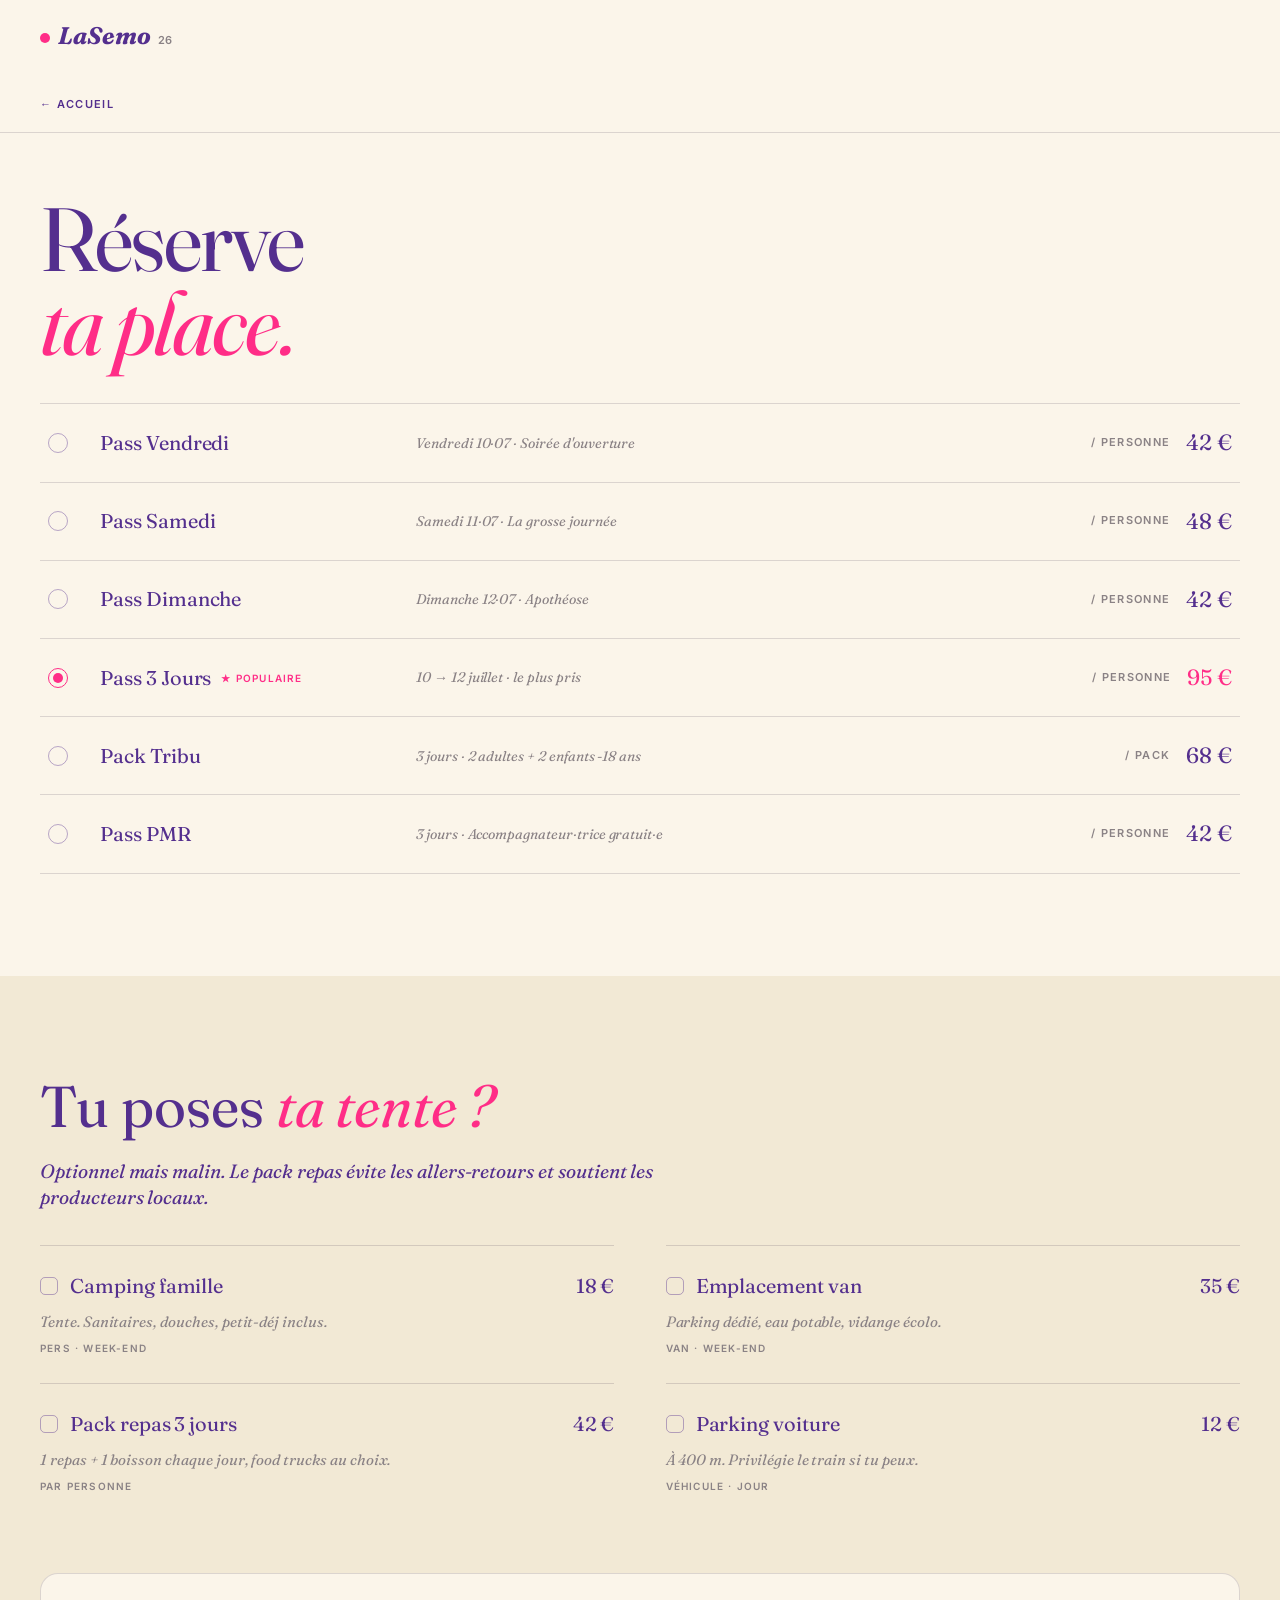
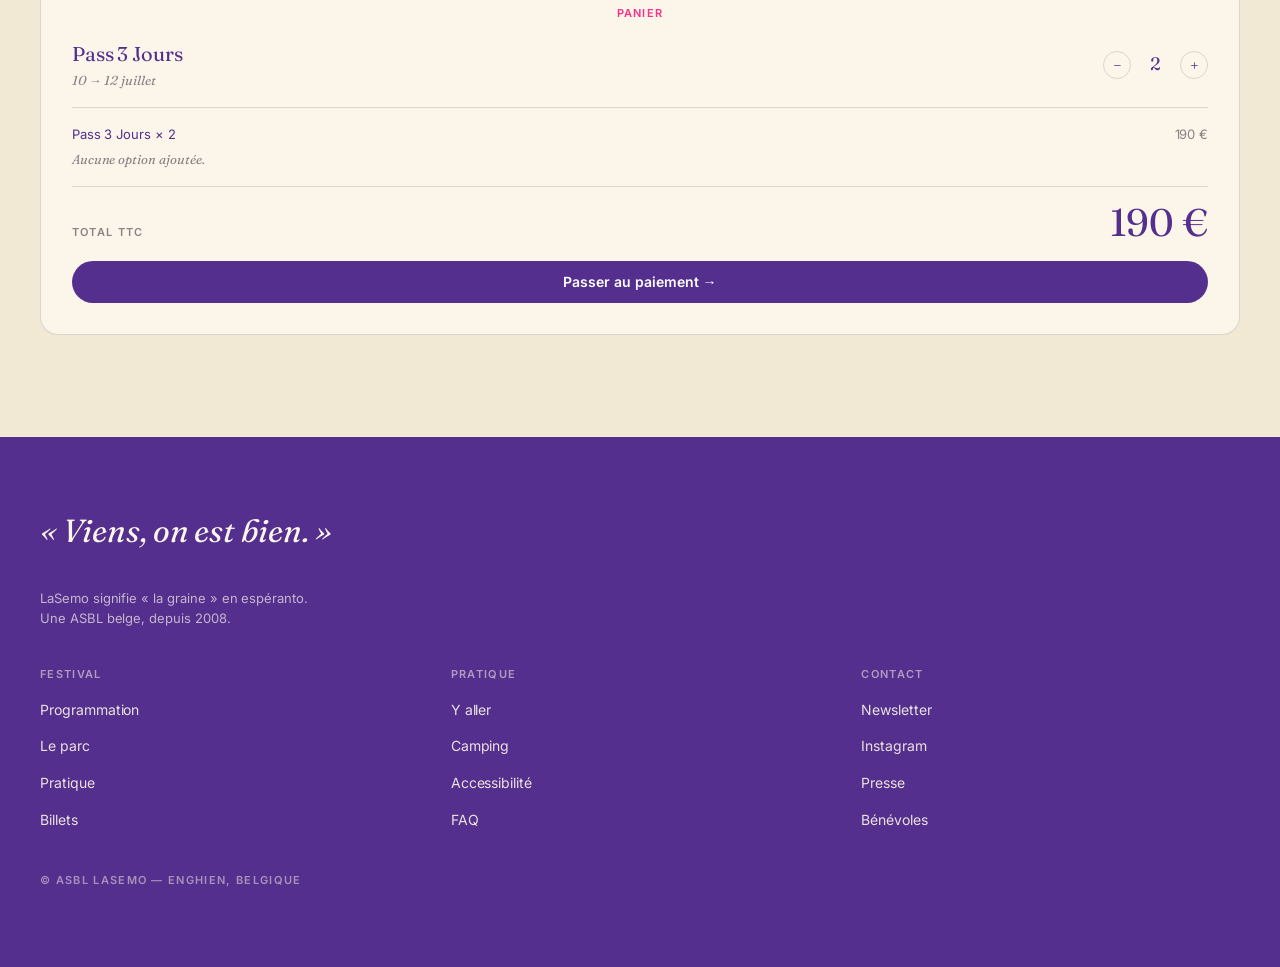
<file: tickets.html>
<!doctype html>
<html lang="fr">
<head>
  <meta charset="utf-8">
  <meta name="viewport" content="width=device-width, initial-scale=1">

  <title>Billetterie — LaSemo 2026</title>
  <meta name="description" content="Réserve ton pass LaSemo 2026 : pass 1 jour, pass 3 jours, pack tribu et PMR. Camping, van et pack repas en option. Paiement sécurisé.">
  <meta name="author" content="LaSemo ASBL">
  <meta name="theme-color" content="#542f8e">
  <link rel="canonical" href="https://ripu.be/tickets.html">

  <link rel="icon" href="assets/icons/favicon.svg" type="image/svg+xml">
  <link rel="apple-touch-icon" sizes="180x180" href="assets/icons/apple-touch-icon.png">

  <meta property="og:type" content="website">
  <meta property="og:locale" content="fr_FR">
  <meta property="og:site_name" content="LaSemo">
  <meta property="og:title" content="Billetterie — LaSemo 2026">
  <meta property="og:description" content="Une seule famille de pass, pas de frais cachés. Réserve ta place pour les 10, 11 et 12 juillet 2026.">
  <meta property="og:url" content="https://ripu.be/tickets.html">
  <meta property="og:image" content="https://ripu.be/assets/img/hero-chateau.jpg">

  <link rel="preload" href="assets/fonts/fraunces-normal.woff2" as="font" type="font/woff2" crossorigin>
  <link rel="preload" href="assets/fonts/inter-normal.woff2" as="font" type="font/woff2" crossorigin>
  <link rel="stylesheet" href="css/style.css?v=1998">
  <script src="js/main.js?v=10" defer></script>
</head>

<body>
  <a class="skip-link" href="#main">Aller au contenu</a>

  <header class="site-header site-header-sub" id="top">
    <div class="site-header-inner">
      <a class="logo" href="index.html" aria-label="LaSemo — accueil">
        <span class="logo-dot" aria-hidden="true"></span>
        <span class="logo-name">LaSemo</span>
        <span class="logo-year">26</span>
      </a>
    </div>
  </header>

  <main id="main">
    <div class="subbar">
      <div class="wrap"><a class="subbar-back" href="index.html">← Accueil</a></div>
    </div>

    <section class="section tk-hero" aria-labelledby="tk-title">
      <div class="wrap tk-hero-inner">
        <h1 class="tk-hero-title" id="tk-title">Réserve<br><em class="ink-pink">ta place.</em></h1>
      </div>
    </section>

    <section class="section tk-pass" aria-label="Choix du pass">
      <div class="wrap">
        <fieldset class="tickets">
          <legend class="visually-hidden">Choisis ton pass</legend>
          <label class="ticket">
            <input class="ticket-input" type="radio" name="pass" value="ven" data-price="42">
            <span class="ticket-radio" aria-hidden="true"></span>
            <span class="ticket-name">Pass Vendredi</span>
            <span class="ticket-detail">Vendredi 10·07 · Soirée d'ouverture</span>
            <span class="ticket-unit">/ personne</span>
            <span class="ticket-price">42&nbsp;€</span>
          </label>
          <label class="ticket">
            <input class="ticket-input" type="radio" name="pass" value="sam" data-price="48">
            <span class="ticket-radio" aria-hidden="true"></span>
            <span class="ticket-name">Pass Samedi</span>
            <span class="ticket-detail">Samedi 11·07 · La grosse journée</span>
            <span class="ticket-unit">/ personne</span>
            <span class="ticket-price">48&nbsp;€</span>
          </label>
          <label class="ticket">
            <input class="ticket-input" type="radio" name="pass" value="dim" data-price="42">
            <span class="ticket-radio" aria-hidden="true"></span>
            <span class="ticket-name">Pass Dimanche</span>
            <span class="ticket-detail">Dimanche 12·07 · Apothéose</span>
            <span class="ticket-unit">/ personne</span>
            <span class="ticket-price">42&nbsp;€</span>
          </label>
          <label class="ticket ticket-featured">
            <input class="ticket-input" type="radio" name="pass" value="3j" data-price="95" checked>
            <span class="ticket-radio" aria-hidden="true"></span>
            <span class="ticket-name">Pass 3 Jours <span class="ticket-badge">★ Populaire</span></span>
            <span class="ticket-detail">10 → 12 juillet · le plus pris</span>
            <span class="ticket-unit">/ personne</span>
            <span class="ticket-price">95&nbsp;€</span>
          </label>
          <label class="ticket">
            <input class="ticket-input" type="radio" name="pass" value="tribu" data-price="68">
            <span class="ticket-radio" aria-hidden="true"></span>
            <span class="ticket-name">Pack Tribu</span>
            <span class="ticket-detail">3 jours · 2 adultes + 2 enfants -18 ans</span>
            <span class="ticket-unit">/ pack</span>
            <span class="ticket-price">68&nbsp;€</span>
          </label>
          <label class="ticket">
            <input class="ticket-input" type="radio" name="pass" value="pmr" data-price="42">
            <span class="ticket-radio" aria-hidden="true"></span>
            <span class="ticket-name">Pass PMR</span>
            <span class="ticket-detail">3 jours · Accompagnateur·trice gratuit·e</span>
            <span class="ticket-unit">/ personne</span>
            <span class="ticket-price">42&nbsp;€</span>
          </label>
        </fieldset>
      </div>
    </section>

    <section class="section tk-extra" aria-labelledby="tk-extra-title">
      <div class="wrap">
        <header class="tk-extra-head">
          <h2 class="tk-extra-title" id="tk-extra-title">Tu poses <em class="ink-pink">ta tente ?</em></h2>
          <p class="tk-extra-intro">Optionnel mais malin. Le pack repas évite les allers-retours et soutient les producteurs locaux.</p>
        </header>

        <ul class="options">
          <li class="option">
            <label class="option-row"><input type="checkbox" class="option-check"><span class="option-box" aria-hidden="true"></span><span class="option-name">Camping famille</span><span class="option-price">18&nbsp;€</span></label>
            <p class="option-detail">Tente. Sanitaires, douches, petit-déj inclus.</p>
            <span class="option-unit">pers · week-end</span>
          </li>
          <li class="option">
            <label class="option-row"><input type="checkbox" class="option-check"><span class="option-box" aria-hidden="true"></span><span class="option-name">Emplacement van</span><span class="option-price">35&nbsp;€</span></label>
            <p class="option-detail">Parking dédié, eau potable, vidange écolo.</p>
            <span class="option-unit">van · week-end</span>
          </li>
          <li class="option">
            <label class="option-row"><input type="checkbox" class="option-check"><span class="option-box" aria-hidden="true"></span><span class="option-name">Pack repas 3 jours</span><span class="option-price">42&nbsp;€</span></label>
            <p class="option-detail">1 repas + 1 boisson chaque jour, food trucks au choix.</p>
            <span class="option-unit">par personne</span>
          </li>
          <li class="option">
            <label class="option-row"><input type="checkbox" class="option-check"><span class="option-box" aria-hidden="true"></span><span class="option-name">Parking voiture</span><span class="option-price">12&nbsp;€</span></label>
            <p class="option-detail">À 400 m. Privilégie le train si tu peux.</p>
            <span class="option-unit">véhicule · jour</span>
          </li>
        </ul>

        <div class="cart">
          <p class="cart-label">Panier</p>
          <div class="cart-head">
            <div>
              <p class="cart-item-name">Pass 3 Jours</p>
              <p class="cart-item-meta">10 → 12 juillet</p>
            </div>
            <div class="cart-qty">
              <button type="button" class="cart-qty-btn" data-step="-1" aria-label="Moins">−</button>
              <span class="cart-qty-val" data-qty>2</span>
              <button type="button" class="cart-qty-btn" data-step="1" aria-label="Plus">+</button>
            </div>
          </div>
          <div class="cart-line">
            <span data-line-desc>Pass 3 Jours × 2</span>
            <span data-line-total>190&nbsp;€</span>
          </div>
          <p class="cart-note">Aucune option ajoutée.</p>
          <div class="cart-total">
            <span class="cart-total-label">Total TTC</span>
            <span class="cart-total-val" data-total>190&nbsp;€</span>
          </div>
          <a class="cart-cta btn" href="#">Passer au paiement&nbsp;→</a>
        </div>
      </div>
    </section>
  </main>

  <footer class="site-footer">
    <div class="site-footer-inner">
      <p class="site-footer-brand"><em>« Viens, on est bien. »</em></p>
      <p class="site-footer-about">LaSemo signifie « la graine » en espéranto. Une ASBL belge, depuis 2008.</p>
      <nav class="site-footer-cols" aria-label="Liens de pied de page">
        <div class="site-footer-col">
          <h2>Festival</h2>
          <ul><li><a href="index.html#programme">Programmation</a></li><li><a href="index.html#parc">Le parc</a></li><li><a href="index.html#infos">Pratique</a></li><li><a href="tickets.html">Billets</a></li></ul>
        </div>
        <div class="site-footer-col">
          <h2>Pratique</h2>
          <ul><li><a href="index.html#infos">Y aller</a></li><li><a href="index.html#infos">Camping</a></li><li><a href="index.html#infos">Accessibilité</a></li><li><a href="index.html#infos">FAQ</a></li></ul>
        </div>
        <div class="site-footer-col">
          <h2>Contact</h2>
          <ul><li><a href="#">Newsletter</a></li><li><a href="#">Instagram</a></li><li><a href="#">Presse</a></li><li><a href="#">Bénévoles</a></li></ul>
        </div>
      </nav>
      <p class="site-footer-legal">© ASBL LaSemo — Enghien, Belgique</p>
    </div>
  </footer>
</body>
</html>
</file>
<file: css/style.css>
:root{--c-purple: #542f8e;--c-purple-dark: #442673;--c-purple-deep: #180a2e;--c-pink: #ff2d87;--c-teal: #00c2b0;--c-yellow: #ffd60a;--c-cream: #fbf5ea;--c-cream-2: #f2e9d5;--c-grey: #8a8285;--c-white: #ffffff;--c-red: #f92121;--bg: #fbf5ea;--bg-alt: #f2e9d5;--bg-dark: #542f8e;--text: #180a2e;--text-muted: #8a8285;--primary: #542f8e;--accent: #ff2d87;--line: rgba(24, 10, 46, 0.14);--font-display: 'Fraunces', Georgia, 'Times New Roman', serif;--font-sans: 'Inter', -apple-system, BlinkMacSystemFont, 'Segoe UI', Roboto, Helvetica, Arial, sans-serif;--radius: 25px;--radius-card: 18px;--ease: cubic-bezier(.2, .7, .2, 1);--transition: .35s cubic-bezier(.2, .7, .2, 1);--pad-x: clamp(20px, 5vw, 40px);--shadow-soft: 0 18px 50px rgba(24, 10, 46, 0.10)}*{box-sizing:border-box}*::before{box-sizing:border-box}*::after{box-sizing:border-box}*{margin:0}body{min-height:100vh;line-height:1.5}img{display:block;max-width:100%}picture{display:block;max-width:100%}video{display:block;max-width:100%}canvas{display:block;max-width:100%}svg{display:block;max-width:100%}input{font:inherit;color:inherit}button{font:inherit;color:inherit}textarea{font:inherit;color:inherit}select{font:inherit;color:inherit}button{cursor:pointer;background:none;border:0}a{color:inherit;text-decoration:none}h1{font-weight:inherit;line-height:1.05}h2{font-weight:inherit;line-height:1.05}h3{font-weight:inherit;line-height:1.05}h4{font-weight:inherit;line-height:1.05}h5{font-weight:inherit;line-height:1.05}h6{font-weight:inherit;line-height:1.05}:focus{outline:2px solid currentColor;outline-offset:3px}@font-face{font-family:"Fraunces";font-style:normal;font-weight:100 900;font-display:swap;src:url("../assets/fonts/fraunces-normal.woff2") format("woff2")}@font-face{font-family:"Fraunces";font-style:italic;font-weight:100 900;font-display:swap;src:url("../assets/fonts/fraunces-italic.woff2") format("woff2")}@font-face{font-family:"Inter";font-style:normal;font-weight:100 900;font-display:swap;src:url("../assets/fonts/inter-normal.woff2") format("woff2")}body{font-weight:400;line-height:1.6;letter-spacing:-0.003em}.display{font-family:var(--font-display);font-weight:400;line-height:1;letter-spacing:-0.015em}.italic{font-style:italic}.serif{font-family:var(--font-display)}.eyebrow{font-family:var(--font-sans);font-weight:600;font-size:11px;letter-spacing:.12em;text-transform:uppercase;color:var(--text-muted)}a{transition:color var(--transition)}:root{--header-h: 64px}@media(min-width: 1200px){:root{--header-h: 74px}}html{scroll-behavior:smooth;scroll-padding-top:calc(var(--header-h) + 50px)}@media(prefers-reduced-motion: reduce){html{scroll-behavior:auto}}body{font-family:var(--font-sans);font-size:16px;color:var(--text);background-color:var(--bg);overflow-x:hidden}::selection{background:var(--accent);color:var(--c-white)}.wrap{width:100%;max-width:calc(1280px + 2*clamp(20px,5vw,40px));margin-inline:auto;padding-inline:clamp(20px,5vw,40px)}.wrap-wide{width:100%;max-width:calc(1920px + 2*clamp(20px,5vw,40px));margin-inline:auto;padding-inline:clamp(20px,5vw,40px)}.skip-link{position:absolute;left:-999px;top:0;z-index:999;padding:12px 18px;background:var(--primary);color:var(--c-white);border-radius:0 0 10px 0}.skip-link:focus{left:0}.visually-hidden{position:absolute !important;width:1px;height:1px;padding:0;margin:-1px;overflow:hidden;clip:rect(0 0 0 0);white-space:nowrap;border:0}@media(prefers-reduced-motion: no-preference){.reveal{opacity:0;transform:translateY(26px);transition:opacity 2s var(--ease),transform 2s var(--ease)}.reveal.is-visible{opacity:1;transform:none}}.site-header{position:sticky;top:0;z-index:100;background:var(--c-cream)}@media(min-width: 1200px){.site-header{background:rgba(251,245,234,.9);backdrop-filter:saturate(140%) blur(10px)}}.site-header-inner{display:flex;align-items:center;gap:16px;min-height:var(--header-h);padding-inline:var(--pad-x)}@media(min-width: 1200px){.site-header-inner{padding-inline:40px}}.logo{display:inline-flex;align-items:baseline;gap:7px;position:relative;padding-left:18px;flex-shrink:0}.logo-dot{position:absolute;left:0;top:52%;transform:translateY(-50%);width:10px;height:10px;border-radius:50%;background:var(--accent)}.logo-name{font-family:var(--font-display);font-style:italic;font-weight:700;font-size:24px;line-height:1;color:var(--primary)}.logo-year{font-family:var(--font-sans);font-weight:600;font-size:11px;color:var(--text-muted)}.nav{display:flex;align-items:center}.nav-list{list-style:none;margin:0;padding:0;display:flex;align-items:center;gap:clamp(24px,3vw,44px);font-family:var(--font-sans);font-weight:500;font-size:18px;color:var(--primary)}.nav-list a{position:relative}.nav-list a:hover{color:var(--accent)}.site-header-cta{margin-left:auto}@media(max-width: 1199.98px){.site-header-cta{display:none}}.nav-toggle{position:relative;width:44px;height:44px;margin-left:auto}.nav-toggle .bar{position:absolute;left:9px;width:26px;height:2px;background:var(--primary);border-radius:2px;transition:transform var(--transition),opacity var(--transition)}.nav-toggle .bar:nth-child(1){top:15px}.nav-toggle .bar:nth-child(2){top:21px}.nav-toggle .bar:nth-child(3){top:27px}.nav-toggle.open .bar:nth-child(1){top:21px;transform:rotate(45deg)}.nav-toggle.open .bar:nth-child(2){opacity:0}.nav-toggle.open .bar:nth-child(3){top:21px;transform:rotate(-45deg)}@media(max-width: 1199.98px){.nav-list{position:fixed;inset:var(--header-h) 0 0 0;flex-direction:column;justify-content:center;gap:28px;padding:40px;font-size:28px;background:var(--c-cream);transform:translateX(100%);transition:transform .4s var(--ease)}.nav-toggle.open~.nav-list{transform:translateX(0)}}@media(min-width: 1200px){.nav{margin-inline:auto clamp(16px,4vw,80px)}.nav-toggle{display:none}}@media(prefers-reduced-motion: no-preference){@keyframes dotPulse{0%,100%{transform:translateY(-50%) scale(1);opacity:1}50%{transform:translateY(-50%) scale(1.22);opacity:.8}}.logo-dot{animation:dotPulse 2.8s ease-in-out infinite}.logo:hover .logo-dot{animation-duration:1s}}.nav-list a{background:linear-gradient(currentColor, currentColor) no-repeat 0 100%/0 1.5px;transition:background-size .35s var(--ease),color var(--transition)}.nav-list a:hover{background-size:100% 1.5px}.nav-list a:focus{background-size:100% 1.5px}.site-footer{background:var(--bg-dark);color:var(--c-cream);padding-block:clamp(48px,6vw,80px)}.site-footer-inner{width:100%;max-width:calc(1280px + 2*clamp(20px,5vw,40px));margin-inline:auto;padding-inline:clamp(20px,5vw,40px);display:grid;gap:clamp(28px,4vw,40px)}.site-footer-brand{font-family:var(--font-display);font-style:italic;font-weight:400;font-size:clamp(28px,2.5vw,44px);line-height:1.05;color:var(--c-cream)}.site-footer-about{font-size:13px;line-height:1.6;color:rgba(251,245,234,.68);max-width:34ch}.site-footer-cols{display:grid;grid-template-columns:repeat(3, 1fr);gap:clamp(16px,3vw,32px)}.site-footer-col h2{font-family:var(--font-sans);font-weight:600;font-size:11px;letter-spacing:.12em;text-transform:uppercase;color:var(--text-muted);color:rgba(251,245,234,.55);margin-bottom:16px}.site-footer-col ul{list-style:none;margin:0;padding:0;display:grid;gap:11px}.site-footer-col a{font-size:14px;color:rgba(251,245,234,.9)}.site-footer-col a:hover{color:var(--accent)}.site-footer-legal{font-family:var(--font-sans);font-weight:600;font-size:11px;letter-spacing:.12em;text-transform:uppercase;color:var(--text-muted);color:rgba(251,245,234,.5)}.site-footer-col a{background:linear-gradient(currentColor, currentColor) no-repeat 0 100%/0 1px;transition:background-size .35s var(--ease),color var(--transition)}.site-footer-col a:hover{background-size:100% 1px}.btn{display:inline-flex;align-items:center;justify-content:center;gap:.5em;font-family:var(--font-sans);font-weight:600;font-size:14px;line-height:1;color:var(--c-white);background:var(--accent);border-radius:var(--radius);padding:14px 24px;white-space:nowrap;transition:transform var(--transition),background-color var(--transition),box-shadow var(--transition)}.btn:hover{background:#ff0973;transform:translateY(-2px);box-shadow:0 10px 24px rgba(255,45,135,.35)}.btn:active{transform:translateY(0);box-shadow:none}.btn-sm{font-size:13px;padding:9px 18px}.btn-ghost{background:rgba(0,0,0,0);color:var(--accent);box-shadow:inset 0 0 0 1.5px currentColor}.btn-ghost:hover{background:var(--accent);color:var(--c-white)}.btn:active{transform:translateY(0) scale(0.97)}.section{padding-block:clamp(56px,8vw,120px)}.section-dark{background:var(--bg-dark);color:var(--c-cream)}.section:empty{display:none}.hero{padding-top:6px}.hero-topbar{display:flex;justify-content:space-between;align-items:flex-start;gap:20px;padding:26px var(--pad-x) 14px}@media(min-width: 1200px){.hero-topbar{padding:36px 40px 16px}}.hero-status{font-family:var(--font-sans);font-weight:600;font-size:11px;letter-spacing:.12em;text-transform:uppercase;color:var(--text-muted);color:var(--primary);display:inline-flex;align-items:center;gap:9px}.hero-status .dot{width:8px;height:8px;border-radius:50%;background:var(--accent)}.hero-countdown{display:none}@media(min-width: 768px){.hero-countdown{display:flex;flex-direction:column;align-items:flex-end;gap:3px}}.hero-countdown-label{font-family:var(--font-sans);font-weight:600;font-size:11px;letter-spacing:.12em;text-transform:uppercase;color:var(--text-muted)}.hero-countdown-value{font-family:var(--font-display);font-size:20px;line-height:1;color:var(--primary)}.hero-media{position:relative;isolation:isolate;margin-inline:var(--pad-x)}@media(min-width: 1200px){.hero-media{margin-inline:40px}}.hero-img{position:absolute;inset:0;z-index:0;width:100%;height:100%;object-fit:cover;border-radius:var(--radius-card)}@media(min-width: 1200px){.hero-img{position:relative;height:auto;aspect-ratio:1840/1039}}.hero-media::after{content:"";position:absolute;inset:0;z-index:1;border-radius:var(--radius-card);pointer-events:none;background:linear-gradient(to top, rgba(24, 10, 46, 0.92) 0%, rgba(24, 10, 46, 0.68) 40%, rgba(24, 10, 46, 0.22) 68%, rgba(24, 10, 46, 0) 92%)}@media(min-width: 1200px){.hero-media::after{background:linear-gradient(to top, rgba(24, 10, 46, 0.86) 2%, rgba(24, 10, 46, 0.55) 30%, rgba(24, 10, 46, 0.12) 50%, rgba(24, 10, 46, 0) 64%)}}.hero-overlay{position:relative;z-index:2;display:flex;flex-direction:column;padding:clamp(150px,26vh,300px) clamp(22px,6vw,36px) clamp(28px,5vw,40px);text-shadow:0 2px 28px rgba(24,10,46,.5)}@media(min-width: 1200px){.hero-overlay{position:absolute;left:0;right:0;bottom:0;flex-direction:row;align-items:flex-end;gap:clamp(32px,4vw,56px);padding:56px 64px;text-shadow:0 2px 28px rgba(24,10,46,.5)}}.hero-headline{max-width:600px}@media(min-width: 1200px){.hero-headline{flex:0 1 700px;max-width:none}}.hero-dates{display:flex;align-items:flex-end;gap:18px;margin-bottom:14px}@media(min-width: 1200px){.hero-dates{gap:22px;margin-bottom:16px}}.hero-date{display:inline-flex;flex-direction:column;align-items:flex-start}.hero-day{font-family:var(--font-display);font-weight:400;line-height:.82;font-size:clamp(46px,12vw,72px)}.hero-day-pink{color:var(--accent)}.hero-day-yellow{color:var(--c-yellow)}.hero-day-teal{color:var(--c-teal)}.hero-dow{font-family:var(--font-sans);font-weight:600;font-size:11px;letter-spacing:.12em;text-transform:uppercase;color:var(--text-muted);font-size:10px;margin-top:7px;color:rgba(251,245,234,.8);text-shadow:1px 1px 2px #000}.hero-month{font-family:var(--font-display);font-style:italic;font-size:20px;color:rgba(251,245,234,.8);margin-left:4px;align-self:flex-end;text-shadow:1px 1px 2px #000}.hero-title{font-family:var(--font-display);font-weight:400;font-size:clamp(40px,10.5vw,96px);line-height:1;letter-spacing:-0.018em;color:var(--c-cream)}@media(min-width: 1200px){.hero-title{font-size:clamp(50px,6vw,112px)}}.hero-aside{max-width:520px;margin-top:20px}@media(min-width: 1200px){.hero-aside{flex:0 1 532px;max-width:none;margin-top:0;padding-bottom:4px}}.hero-lead{font-family:var(--font-display);font-style:italic;font-size:clamp(17px,4.6vw,24px);line-height:1.4;color:rgba(251,245,234,.94);margin-bottom:20px}@media(min-width: 1200px){.hero-lead{font-size:clamp(18px,1.5vw,24px)}}.lineup-kicker{margin-bottom:6px}.lineup-head{text-align:center;margin-bottom:clamp(30px,4vw,60px)}.lineup-tag{display:inline-block;font-family:var(--font-sans);font-weight:600;font-size:11px;letter-spacing:.12em;text-transform:uppercase;color:var(--text-muted);color:var(--c-cream);background:var(--primary);border-radius:var(--radius);padding:5px 13px 6px;margin-bottom:18px}.lineup-title{font-family:var(--font-display);font-weight:400;font-size:clamp(40px,4.5vw,80px);line-height:1.02;color:var(--primary)}.lineup-days{list-style:none;margin:0;padding:0}.day{--day: #542f8e;border-top:1px solid var(--line);padding-top:clamp(26px,3.4vw,49px);padding-bottom:clamp(34px,4.6vw,64px);text-align:center}.day-fri{--day: #ff2d87}.day-sat{--day: #ffd60a}.day-sun{--day: #00c2b0}.day-head{display:flex;align-items:baseline;gap:18px;text-align:left;margin-bottom:clamp(16px,2.2vw,28px)}.day-name{font-family:var(--font-display);font-weight:400;line-height:1;font-size:clamp(36px,3.5vw,64px);color:var(--day)}.day-date{font-family:var(--font-sans);font-weight:600;font-size:11px;letter-spacing:.12em;text-transform:uppercase;color:var(--text-muted);color:var(--primary)}.day-count{font-family:var(--font-sans);font-weight:600;font-size:11px;letter-spacing:.12em;text-transform:uppercase;color:var(--text-muted);color:var(--day);margin-left:auto}.day-headliner{font-family:var(--font-display);font-weight:400;line-height:.98;font-size:clamp(54px,5.5vw,96px);color:var(--day);margin-bottom:clamp(8px,1vw,14px)}.day-tier{font-family:var(--font-display);font-style:italic;font-weight:400;color:var(--primary);line-height:1.12;display:flex;flex-wrap:wrap;justify-content:center;align-items:baseline;gap:.5em}.day-sep{font-style:normal;color:rgba(84,47,142,.68);font-size:.5em}.day-tier-2{font-size:clamp(34px,3vw,52px);margin-bottom:clamp(8px,1.3vw,18px)}.day-tier-3{font-size:clamp(22px,1.5vw,28px);margin-bottom:clamp(8px,1.3vw,18px)}.day-tier-4{font-size:clamp(15px,1vw,17px)}.lineup-more{text-align:center;font-family:var(--font-sans);font-weight:600;font-size:11px;letter-spacing:.12em;text-transform:uppercase;color:var(--text-muted);color:var(--primary);letter-spacing:.06em;margin-top:clamp(28px,3.4vw,48px)}.parc-head{max-width:760px;margin-bottom:clamp(24px,3vw,40px)}.parc-head .eyebrow{margin-bottom:10px}.parc-title{font-family:var(--font-display);font-weight:400;font-size:clamp(40px,4.5vw,80px);line-height:1.02;color:var(--primary)}.parc-map{background:var(--bg-alt);border:1px solid var(--line);border-radius:var(--radius-card);padding:6px;overflow:hidden}.parc-map img{width:100%;height:auto;border-radius:14px}.parc-caption{display:flex;justify-content:space-between;align-items:center;gap:16px;margin-top:16px}.parc-caption-label{font-family:var(--font-sans);font-weight:600;font-size:11px;letter-spacing:.12em;text-transform:uppercase;color:var(--text-muted)}.parc-link{font-family:var(--font-sans);font-weight:600;font-size:11px;letter-spacing:.12em;text-transform:uppercase;color:var(--text-muted);color:var(--primary)}.parc-link:hover{color:var(--accent)}.quote{text-align:center}.quote-inner{max-width:960px;margin-inline:auto;padding-inline:var(--pad-x)}.quote-mark{display:block;font-family:var(--font-display);font-weight:400;font-size:clamp(80px,7vw,120px);line-height:.55;color:var(--accent)}.quote-text{font-family:var(--font-display);font-style:italic;font-weight:400;font-size:clamp(28px,2.5vw,44px);line-height:1.2;color:var(--primary);max-width:760px;margin:clamp(10px,1.5vw,18px) auto clamp(22px,3vw,40px)}.quote-cite{font-family:var(--font-sans);font-weight:600;font-size:11px;letter-spacing:.12em;text-transform:uppercase;color:var(--text-muted);font-size:12px;color:var(--text-muted)}.poles{background:var(--bg-alt)}.poles-head{max-width:840px;margin-bottom:clamp(22px,2.6vw,34px)}.poles-head .eyebrow{margin-bottom:10px}.poles-title{font-family:var(--font-display);font-weight:400;font-size:clamp(40px,4.5vw,80px);line-height:1.02;color:var(--primary)}.poles-intro{font-family:var(--font-display);font-style:italic;font-size:clamp(18px,1.5vw,24px);line-height:1.35;color:var(--primary);max-width:560px;margin-top:clamp(16px,2vw,26px)}.poles-list{list-style:none;margin:0;padding:0}.pole{display:grid;grid-template-columns:auto 1fr;gap:6px 18px;align-items:baseline;border-top:1px solid var(--line);padding-block:clamp(20px,2.4vw,30px)}@media(min-width: 1200px){.pole{grid-template-columns:104px 436px 1fr;gap:0}}.pole-num{font-family:var(--font-display);font-weight:400;font-size:clamp(24px,2vw,32px);color:var(--text-muted)}.pole-name{font-family:var(--font-display);font-weight:400;font-size:clamp(28px,2vw,36px);line-height:1;color:var(--primary)}.pole-desc{font-family:var(--font-display);font-style:italic;font-size:15px;line-height:1.4;color:var(--text-muted);grid-column:1/-1}@media(min-width: 1200px){.pole-desc{grid-column:auto;max-width:44ch}}.practical{background:var(--bg-alt)}.practical-head{max-width:760px;margin-bottom:clamp(26px,3vw,44px)}.practical-head .eyebrow{margin-bottom:10px}.practical-title{font-family:var(--font-display);font-weight:400;font-size:clamp(40px,4.5vw,80px);line-height:1.02;color:var(--primary)}.practical-intro{font-family:var(--font-display);font-style:italic;font-size:clamp(18px,1.5vw,24px);line-height:1.4;color:var(--primary);max-width:640px;margin-top:clamp(16px,2vw,26px)}.pass-row{display:grid;grid-template-columns:1fr auto;column-gap:24px;row-gap:4px;align-items:center;border-top:1px solid var(--line);padding-block:clamp(18px,2.1vw,26px)}@media(min-width: 1200px){.pass-row{grid-template-columns:1.05fr 1fr 200px}}.pass-row-head{display:none;border-top:0;padding-block:10px;font-family:var(--font-sans);font-weight:600;font-size:11px;letter-spacing:.12em;text-transform:uppercase;color:var(--text-muted);color:var(--text-muted)}@media(min-width: 1200px){.pass-row-head{display:grid}}.pass-row-head span:last-child{text-align:right}.pass-name{font-family:var(--font-display);font-weight:400;font-size:clamp(22px,1.5vw,28px);line-height:1.05;color:var(--primary);display:flex;align-items:center;flex-wrap:wrap;gap:10px}.pass-detail{grid-column:1;font-family:var(--font-display);font-style:italic;font-size:15px;color:var(--text-muted)}@media(min-width: 1200px){.pass-detail{grid-column:2}}.pass-tarif{grid-column:2;grid-row:1/span 2;display:flex;flex-direction:column;align-items:flex-end;gap:6px}@media(min-width: 1200px){.pass-tarif{grid-column:3;grid-row:auto}}.pass-price{font-family:var(--font-display);font-weight:400;font-size:clamp(24px,1.5vw,28px);line-height:1;color:var(--primary)}.pass-cta{font-family:var(--font-sans);font-weight:600;font-size:11px;letter-spacing:.12em;text-transform:uppercase;color:var(--text-muted);color:var(--primary)}.pass-cta:hover{color:var(--accent)}.pass-badge{font-family:var(--font-sans);font-weight:600;font-size:11px;letter-spacing:.12em;text-transform:uppercase;color:var(--text-muted);font-size:10px;color:var(--c-cream);background:var(--accent);border-radius:var(--radius);padding:3px 9px}.pass-row-featured .pass-price{color:var(--accent);font-size:clamp(26px,2vw,32px)}.pass-row-featured .pass-cta-btn{color:var(--c-cream);background:var(--accent);border-radius:var(--radius);padding:7px 16px}.pass-row-featured .pass-cta-btn:hover{color:var(--c-cream);filter:brightness(0.94)}.sched-head{max-width:760px;margin-bottom:clamp(26px,3vw,44px)}.sched-head .eyebrow{margin-bottom:10px}.sched-title{font-family:var(--font-display);font-weight:400;font-size:clamp(40px,4.5vw,80px);line-height:1.04;color:var(--primary)}.ink-pink{color:var(--accent);font-style:italic}.sched-intro{font-family:var(--font-display);font-style:italic;font-size:clamp(18px,1.5vw,24px);line-height:1.4;color:var(--primary);max-width:540px;margin-top:clamp(14px,1.8vw,24px)}.sched-radio{position:absolute;width:1px;height:1px;opacity:0;pointer-events:none}.sched-tabs{display:grid;grid-template-columns:repeat(3, 1fr);border:1px solid var(--line);border-radius:14px;overflow:hidden;margin-bottom:clamp(8px,1vw,14px)}.sched-tab{display:flex;flex-direction:column;gap:8px;padding:clamp(14px,1.4vw,20px) clamp(16px,1.6vw,24px);cursor:pointer;border-right:1px solid var(--line);transition:background-color var(--transition)}.sched-tab:last-child{border-right:0}.sched-tab:hover{background:rgba(84,47,142,.04)}.sched-tab-day{font-family:var(--font-display);font-size:clamp(22px,2vw,30px);line-height:1;color:var(--primary)}.sched-tab-meta{font-family:var(--font-sans);font-weight:600;font-size:11px;letter-spacing:.12em;text-transform:uppercase;color:var(--text-muted);font-size:10px;display:flex;align-items:center;gap:7px}.sched-tab-meta .dot{width:7px;height:7px;border-radius:50%}.sched-tab-ven .dot{background:var(--accent)}.sched-tab-sam .dot{background:var(--c-yellow)}.sched-tab-dim .dot{background:var(--c-teal)}#sd-ven:checked~.sched-tabs .sched-tab-ven{background:var(--primary)}#sd-ven:checked~.sched-tabs .sched-tab-ven .sched-tab-day{color:var(--c-cream)}#sd-ven:checked~.sched-tabs .sched-tab-ven .sched-tab-meta{color:rgba(251,245,234,.82)}#sd-sam:checked~.sched-tabs .sched-tab-sam{background:var(--primary)}#sd-sam:checked~.sched-tabs .sched-tab-sam .sched-tab-day{color:var(--c-cream)}#sd-sam:checked~.sched-tabs .sched-tab-sam .sched-tab-meta{color:rgba(251,245,234,.82)}#sd-dim:checked~.sched-tabs .sched-tab-dim{background:var(--primary)}#sd-dim:checked~.sched-tabs .sched-tab-dim .sched-tab-day{color:var(--c-cream)}#sd-dim:checked~.sched-tabs .sched-tab-dim .sched-tab-meta{color:rgba(251,245,234,.82)}.sched-radio:focus~.sched-tabs .sched-tab{outline:2px solid var(--primary);outline-offset:-2px}.sched-panel{list-style:none;margin:0;padding:0;display:none}#sd-ven:checked~.sched-panels #panel-ven{display:block}#sd-sam:checked~.sched-panels #panel-sam{display:block}#sd-dim:checked~.sched-panels #panel-dim{display:block}.slot{--stage: #542f8e;position:relative;display:flex;flex-wrap:wrap;align-items:baseline;gap:4px 12px;padding-block:clamp(15px,1.7vw,21px);padding-right:46px;border-bottom:1px solid var(--line)}@media(min-width: 1200px){.slot{display:grid;grid-template-columns:120px 340px 240px 1fr auto 44px;gap:0 16px;align-items:center;position:static;padding-right:0}}@media(max-width: 1199.98px){.slot-time{order:1}.slot-act{order:2;flex:1 1 auto}.slot-stage{order:3;flex-basis:100%}.slot-genre{order:4}.slot-dur{order:5;margin-left:auto}.slot-fav{position:absolute;top:13px;right:0}}.slot-chateau{--stage: #ff2d87}.slot-tour{--stage: #ffd60a}.slot-guinguette{--stage: #00c2b0}.slot-foret{--stage: #ff2d87}.slot-time{position:relative;padding-left:18px;font-family:var(--font-display);font-size:clamp(20px,1.5vw,26px);color:var(--primary)}.slot-time::before{content:"";position:absolute;left:0;top:.52em;width:8px;height:8px;border-radius:50%;background:var(--stage)}.slot-act{font-family:var(--font-display);font-size:clamp(22px,1.5vw,26px);line-height:1.05;color:var(--primary);display:flex;align-items:center;gap:12px;flex-wrap:wrap;transition:color var(--transition);text-decoration:none}a.slot-act:hover{color:var(--accent)}a.slot-act:focus{color:var(--accent)}.slot-head .slot-act{font-size:clamp(22px,2vw,32px)}.slot-tete{font-family:var(--font-sans);font-weight:600;font-size:11px;letter-spacing:.12em;text-transform:uppercase;color:var(--text-muted);font-size:10px;color:var(--accent);border:1px solid var(--accent);border-radius:5px;padding:2px 7px}.slot-stage{font-family:var(--font-sans);font-weight:600;font-size:11px;letter-spacing:.12em;text-transform:uppercase;color:var(--text-muted);font-size:11px;color:var(--stage)}.slot-genre{font-family:var(--font-display);font-style:italic;font-size:14px;color:var(--text-muted)}.slot-dur{font-family:var(--font-sans);font-weight:600;font-size:11px;letter-spacing:.12em;text-transform:uppercase;color:var(--text-muted);font-size:11px;color:var(--text-muted)}.slot-fav{width:36px;height:36px;border-radius:50%;border:1px solid var(--line);display:grid;place-items:center;justify-self:end;transition:border-color var(--transition)}.slot-fav::before{content:"";width:15px;height:15px;background:var(--text-muted);-webkit-mask:url("data:image/svg+xml,%3Csvg xmlns='http://www.w3.org/2000/svg' viewBox='0 0 24 24'%3E%3Cpath d='M12 21.35l-1.45-1.32C5.4 15.36 2 12.28 2 8.5 2 5.42 4.42 3 7.5 3c1.74 0 3.41.81 4.5 2.09C13.09 3.81 14.76 3 16.5 3 19.58 3 22 5.42 22 8.5c0 3.78-3.4 6.86-8.55 11.54L12 21.35z'/%3E%3C/svg%3E") center/contain no-repeat;mask:url("data:image/svg+xml,%3Csvg xmlns='http://www.w3.org/2000/svg' viewBox='0 0 24 24'%3E%3Cpath d='M12 21.35l-1.45-1.32C5.4 15.36 2 12.28 2 8.5 2 5.42 4.42 3 7.5 3c1.74 0 3.41.81 4.5 2.09C13.09 3.81 14.76 3 16.5 3 19.58 3 22 5.42 22 8.5c0 3.78-3.4 6.86-8.55 11.54L12 21.35z'/%3E%3C/svg%3E") center/contain no-repeat;transition:background-color var(--transition)}.slot-fav:hover{border-color:var(--accent)}.slot-fav:hover::before{background:var(--accent)}.slot-fav[aria-pressed=true]::before{background:var(--accent)}.sched{background:var(--bg)}@media(prefers-reduced-motion: no-preference){@keyframes heartPop{0%{transform:scale(1)}45%{transform:scale(1.4)}100%{transform:scale(1)}}.slot-fav[aria-pressed=true]{animation:heartPop .4s var(--ease)}}.slot-act{transition:color var(--transition),transform var(--transition)}a.slot-act:hover{transform:translateX(4px)}.site-header-sub .site-header-inner{justify-content:flex-start}.subbar{border-bottom:1px solid var(--line);background:var(--bg)}.subbar .wrap{padding-block:16px}.subbar-back{font-family:var(--font-sans);font-weight:600;font-size:11px;letter-spacing:.12em;text-transform:uppercase;color:var(--text-muted);color:var(--primary)}.subbar-back:hover{color:var(--accent)}.tk-hero{padding-block:clamp(40px,5vw,76px) clamp(26px,3vw,44px)}.tk-hero-inner{display:grid;gap:24px}@media(min-width: 1200px){.tk-hero-inner{grid-template-columns:1fr 1fr;align-items:start}}.tk-hero-title{font-family:var(--font-display);font-weight:400;font-size:clamp(60px,7vw,130px);line-height:.94;letter-spacing:-0.02em;color:var(--primary)}.tk-hero-intro{font-family:var(--font-display);font-style:italic;font-size:clamp(18px,1.5vw,22px);line-height:1.45;color:var(--text-muted);max-width:46ch}@media(min-width: 1200px){.tk-hero-intro{padding-top:16px}}.tk-pass{padding-top:0}.tickets{border:0;padding:0;margin:0}.ticket{position:relative;display:flex;flex-wrap:wrap;align-items:center;gap:4px 14px;padding:clamp(15px,1.7vw,21px) 8px;border-top:1px solid var(--line);cursor:pointer;transition:background-color var(--transition)}.ticket:last-child{border-bottom:1px solid var(--line)}.ticket:hover{background:rgba(84,47,142,.03)}@media(min-width: 1200px){.ticket{display:grid;grid-template-columns:36px minmax(180px, 300px) 1fr auto auto;flex-wrap:nowrap;align-items:center;gap:0 16px}}@media(max-width: 1199.98px){.ticket-radio{order:0}.ticket-name{order:1}.ticket-price{order:2;margin-left:auto}.ticket-detail{order:3;flex-basis:100%;padding-left:34px}.ticket-unit{display:none}}.ticket-input{position:absolute;opacity:0;width:1px;height:1px}.ticket-radio{width:20px;height:20px;border-radius:50%;border:1.5px solid rgba(84,47,142,.4);display:grid;place-items:center}.ticket-radio::after{content:"";width:10px;height:10px;border-radius:50%;background:var(--accent);transform:scale(0);transition:transform var(--transition)}.ticket-input:checked~.ticket-radio{border-color:var(--accent)}.ticket-input:checked~.ticket-radio::after{transform:scale(1)}.ticket-input:focus~.ticket-radio{outline:2px solid var(--primary);outline-offset:2px}.ticket-name{font-family:var(--font-display);font-size:clamp(20px,1.5vw,24px);color:var(--primary);display:flex;align-items:center;gap:10px;flex-wrap:wrap}.ticket-badge{font-family:var(--font-sans);font-weight:600;font-size:11px;letter-spacing:.12em;text-transform:uppercase;color:var(--text-muted);font-size:10px;color:var(--accent)}.ticket-detail{font-family:var(--font-display);font-style:italic;font-size:14px;color:var(--text-muted);grid-column:2/-1}@media(min-width: 1200px){.ticket-detail{grid-column:auto}}.ticket-unit{font-family:var(--font-sans);font-weight:600;font-size:11px;letter-spacing:.12em;text-transform:uppercase;color:var(--text-muted);font-size:11px;color:var(--text-muted);display:none}@media(min-width: 1200px){.ticket-unit{display:block}}.ticket-price{font-family:var(--font-display);font-size:clamp(22px,1.5vw,28px);color:var(--primary);justify-self:end}.ticket-featured .ticket-price{color:var(--accent)}.tk-extra{background:var(--bg-alt)}.tk-extra-head{max-width:640px;margin-bottom:clamp(22px,2.6vw,36px)}.tk-extra-title{font-family:var(--font-display);font-weight:400;font-size:clamp(40px,4.5vw,80px);line-height:1.02;color:var(--primary)}.tk-extra-intro{font-family:var(--font-display);font-style:italic;font-size:clamp(18px,1.5vw,24px);line-height:1.4;color:var(--primary);margin-top:clamp(14px,1.6vw,22px);max-width:52ch}.options{list-style:none;margin:0;padding:0;display:grid;gap:0 clamp(28px,4vw,64px)}@media(min-width: 1200px){.options{grid-template-columns:1fr 1fr}}.option{border-top:1px solid var(--line);padding-block:clamp(16px,2vw,24px)}.option-row{display:flex;align-items:center;gap:12px;cursor:pointer;position:relative}.option-check{position:absolute;opacity:0;width:1px;height:1px}.option-box{width:18px;height:18px;border-radius:5px;border:1.5px solid rgba(84,47,142,.4);flex:0 0 auto;transition:background-color var(--transition),border-color var(--transition)}.option-check:checked~.option-box{background:var(--accent);border-color:var(--accent)}.option-check:focus~.option-box{outline:2px solid var(--primary);outline-offset:2px}.option-name{font-family:var(--font-display);font-size:clamp(20px,1.5vw,26px);color:var(--primary)}.option-price{font-family:var(--font-display);font-size:clamp(20px,1.5vw,26px);color:var(--primary);margin-left:auto}.option-detail{font-family:var(--font-display);font-style:italic;font-size:15px;color:var(--text-muted);margin-top:8px;max-width:42ch}.option-unit{font-family:var(--font-sans);font-weight:600;font-size:11px;letter-spacing:.12em;text-transform:uppercase;color:var(--text-muted);font-size:10px;color:var(--text-muted);margin-top:4px;display:inline-block}.cart{margin-top:clamp(32px,4vw,56px);border:1px solid var(--line);border-radius:var(--radius-card);background:var(--bg);padding:clamp(20px,2.4vw,32px)}.cart-label{font-family:var(--font-sans);font-weight:600;font-size:11px;letter-spacing:.12em;text-transform:uppercase;color:var(--text-muted);color:var(--accent);text-align:center;margin-bottom:16px}.cart-head{display:flex;justify-content:space-between;align-items:center;padding-bottom:16px;border-bottom:1px solid var(--line)}.cart-item-name{font-family:var(--font-display);font-size:clamp(20px,1.5vw,22px);color:var(--primary)}.cart-item-meta{font-family:var(--font-display);font-style:italic;font-size:13px;color:var(--text-muted)}.cart-qty{display:flex;align-items:center;gap:16px}.cart-qty-btn{width:28px;height:28px;border-radius:50%;border:1px solid var(--line);color:var(--primary);font-family:var(--font-display);font-size:16px;line-height:1;transition:border-color var(--transition),color var(--transition)}.cart-qty-btn:hover{border-color:var(--accent);color:var(--accent)}.cart-qty-val{font-family:var(--font-display);font-size:18px;color:var(--primary);min-width:1.4ch;text-align:center}.cart-line{display:flex;justify-content:space-between;font-size:13px;color:var(--primary);padding:16px 0 4px}.cart-line [data-line-total]{color:var(--text-muted)}.cart-note{font-family:var(--font-display);font-style:italic;font-size:13px;color:var(--text-muted);padding-bottom:16px;border-bottom:1px solid var(--line)}.cart-total{display:flex;justify-content:space-between;align-items:baseline;padding:16px 0 20px}.cart-total-label{font-family:var(--font-sans);font-weight:600;font-size:11px;letter-spacing:.12em;text-transform:uppercase;color:var(--text-muted)}.cart-total-val{font-family:var(--font-display);font-size:clamp(36px,3vw,48px);color:var(--primary);line-height:1}.cart-cta{width:100%;background:var(--primary)}.cart-cta:hover{background:var(--c-purple-dark);box-shadow:0 10px 24px rgba(84,47,142,.3)}.page-light{background:var(--c-white)}.ar-hero{padding-top:clamp(16px,2vw,24px)}.ar-hero-media{margin-inline:auto}.ar-hero-media img{width:100%;height:auto;border-radius:var(--radius-card);aspect-ratio:1840/560;object-fit:cover;object-position:center 30%}@media(max-width: 767.98px){.ar-hero-media img{aspect-ratio:4/3}}.ar-hero-caption{font-family:var(--font-display);font-style:italic;font-size:12px;color:var(--text-muted);margin-top:12px}.ar-hero-head{margin-top:clamp(28px,4vw,56px)}.ar-hero-title{font-family:var(--font-display);font-weight:400;font-size:clamp(64px,7.5vw,140px);line-height:.92;letter-spacing:-0.02em;color:var(--primary)}.ar-meta{display:grid;gap:20px 32px;margin:clamp(24px,3vw,40px) 0 0;grid-template-columns:repeat(2, 1fr)}@media(min-width: 768px){.ar-meta{grid-template-columns:repeat(4, 1fr)}}.ar-meta-cell dt{font-family:var(--font-sans);font-weight:600;font-size:11px;letter-spacing:.12em;text-transform:uppercase;color:var(--text-muted);margin-bottom:8px}.ar-meta-cell dd{font-family:var(--font-display);font-size:clamp(18px,1.5vw,22px);color:var(--primary);margin:0}.ar-body-grid{display:grid;gap:clamp(36px,5vw,80px)}@media(min-width: 1200px){.ar-body-grid{grid-template-columns:1fr 380px;align-items:start}}.ar-bio>p{font-family:var(--font-display);color:var(--primary);margin-bottom:22px}.ar-bio-lead{font-style:italic;font-size:clamp(20px,1.5vw,26px);line-height:1.4}.ar-bio>p:not(.ar-bio-lead):not(.eyebrow){font-size:17px;line-height:1.6;color:rgba(84,47,142,.85)}.ar-bio-presskick{margin:clamp(20px,3vw,36px) 0 18px}.ar-press blockquote{margin:0 0 18px;padding-left:16px;border-left:2px solid var(--line)}.ar-press blockquote p{font-family:var(--font-display);font-style:italic;font-size:clamp(20px,1.5vw,26px);color:var(--primary);margin-bottom:6px}.ar-press blockquote cite{font-family:var(--font-sans);font-weight:600;font-size:11px;letter-spacing:.12em;text-transform:uppercase;color:var(--text-muted);font-style:normal}.ar-album{background:var(--bg-alt);border-radius:var(--radius-card);padding:clamp(20px,2vw,28px)}.ar-album .eyebrow{margin-bottom:10px}.ar-album-title{font-family:var(--font-display);font-weight:400;font-size:clamp(24px,1.5vw,28px);color:var(--primary)}.ar-album-meta{font-family:var(--font-display);font-style:italic;font-size:14px;color:var(--text-muted);margin:4px 0 18px}.tracklist{list-style:none;margin:0;padding:0}.tracklist li{display:grid;grid-template-columns:auto 1fr auto auto;align-items:center;gap:12px;padding:10px 0;border-top:1px solid var(--line)}.tracklist-n{font-family:var(--font-sans);font-weight:600;font-size:11px;letter-spacing:.12em;text-transform:uppercase;color:var(--text-muted);color:var(--text-muted)}.tracklist-t{font-family:var(--font-display);font-size:14px;color:var(--primary);display:flex;align-items:center;gap:8px}.tracklist-single{font-family:var(--font-sans);font-weight:600;font-size:11px;letter-spacing:.12em;text-transform:uppercase;color:var(--text-muted);font-size:9px;color:var(--accent)}.tracklist-d{font-family:var(--font-sans);font-weight:600;font-size:11px;letter-spacing:.12em;text-transform:uppercase;color:var(--text-muted);color:var(--text-muted)}.tracklist-play{color:var(--primary);font-size:9px}.ar-album-link{font-family:var(--font-sans);font-weight:600;font-size:11px;letter-spacing:.12em;text-transform:uppercase;color:var(--text-muted);color:var(--primary);display:inline-block;margin-top:16px}.ar-album-link:hover{color:var(--accent)}.ar-cta{background:var(--bg-alt);padding-block:clamp(40px,5vw,72px)}.ar-cta-inner{display:grid;gap:24px;align-items:center}@media(min-width: 768px){.ar-cta-inner{grid-template-columns:1fr auto}}.ar-cta-title{font-family:var(--font-display);font-weight:400;font-size:clamp(34px,3vw,56px);line-height:1.02;color:var(--primary)}.ar-cta-buy{display:flex;align-items:center;gap:clamp(16px,2vw,28px);flex-wrap:wrap}.ar-cta-label{font-family:var(--font-sans);font-weight:600;font-size:11px;letter-spacing:.12em;text-transform:uppercase;color:var(--text-muted)}.ar-cta-price{font-family:var(--font-display);font-size:clamp(40px,3.5vw,64px);line-height:1;color:var(--accent)}.ar-more-head{margin-bottom:clamp(24px,3vw,40px)}.ar-more-head .eyebrow{margin-bottom:10px}.ar-more-title{font-family:var(--font-display);font-weight:400;font-size:clamp(40px,4.5vw,80px);line-height:1.02;color:var(--primary)}.ar-more-intro{font-family:var(--font-display);font-style:italic;font-size:clamp(18px,1.5vw,24px);color:var(--primary);margin-top:14px}.cards{list-style:none;margin:0;padding:0;display:grid;gap:clamp(20px,2.4vw,34px);grid-template-columns:repeat(2, 1fr)}@media(min-width: 1200px){.cards{grid-template-columns:repeat(4, 1fr)}}.card-media{display:block;overflow:hidden;border-radius:var(--radius-card);aspect-ratio:302/378}.card-media img{width:100%;height:100%;object-fit:cover;transition:transform .5s var(--ease)}.card a:hover .card-media img{transform:scale(1.04)}.card-day{font-family:var(--font-sans);font-weight:600;font-size:11px;letter-spacing:.12em;text-transform:uppercase;color:var(--text-muted);display:block;margin-top:14px}.card-name{font-family:var(--font-display);font-size:clamp(22px,1.5vw,26px);color:var(--primary);display:block;margin-top:6px}.card-genre{font-family:var(--font-display);font-style:italic;font-size:14px;color:var(--text-muted);display:block}@media(max-width: 1199.98px){.nav{margin-left:auto}.site-header-cta{display:none}}@media(min-width: 768px){.options{grid-template-columns:1fr 1fr}.site-footer-cols{grid-template-columns:repeat(3, 1fr)}}@media(max-width: 767.98px){.sched-tab{padding:12px 13px;gap:6px}.sched-tab-day{font-size:19px}.sched-tab-meta{font-size:9px;letter-spacing:.05em}.day-head{flex-wrap:wrap;gap:6px 14px}.day-count{margin-left:0}.site-footer-cols{grid-template-columns:repeat(3, 1fr)}.ar-cta-buy{width:100%;justify-content:space-between}.ticket-price{font-size:24px}}@media(max-width: 479.98px){.tk-hero-title{font-size:16vw}.ar-hero-title{font-size:16vw}}/*# sourceMappingURL=style.css.map */
</file>
